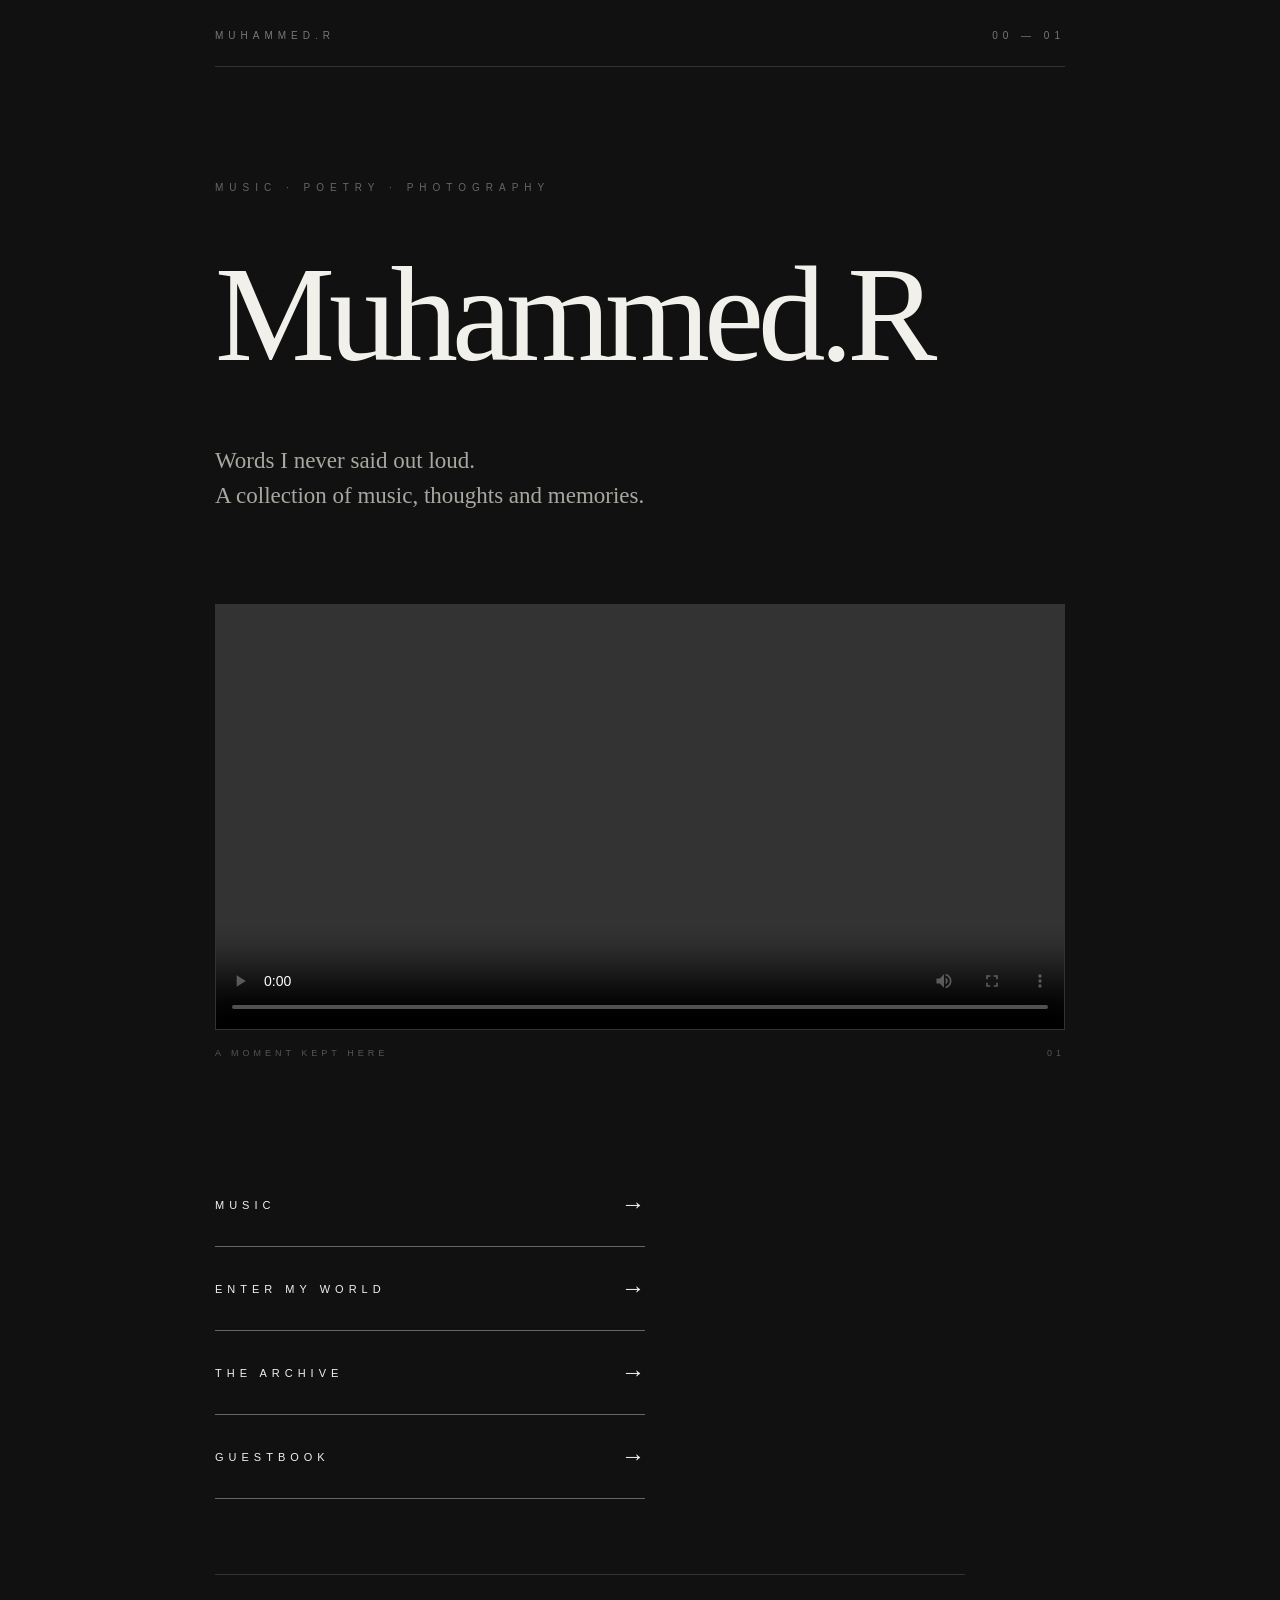
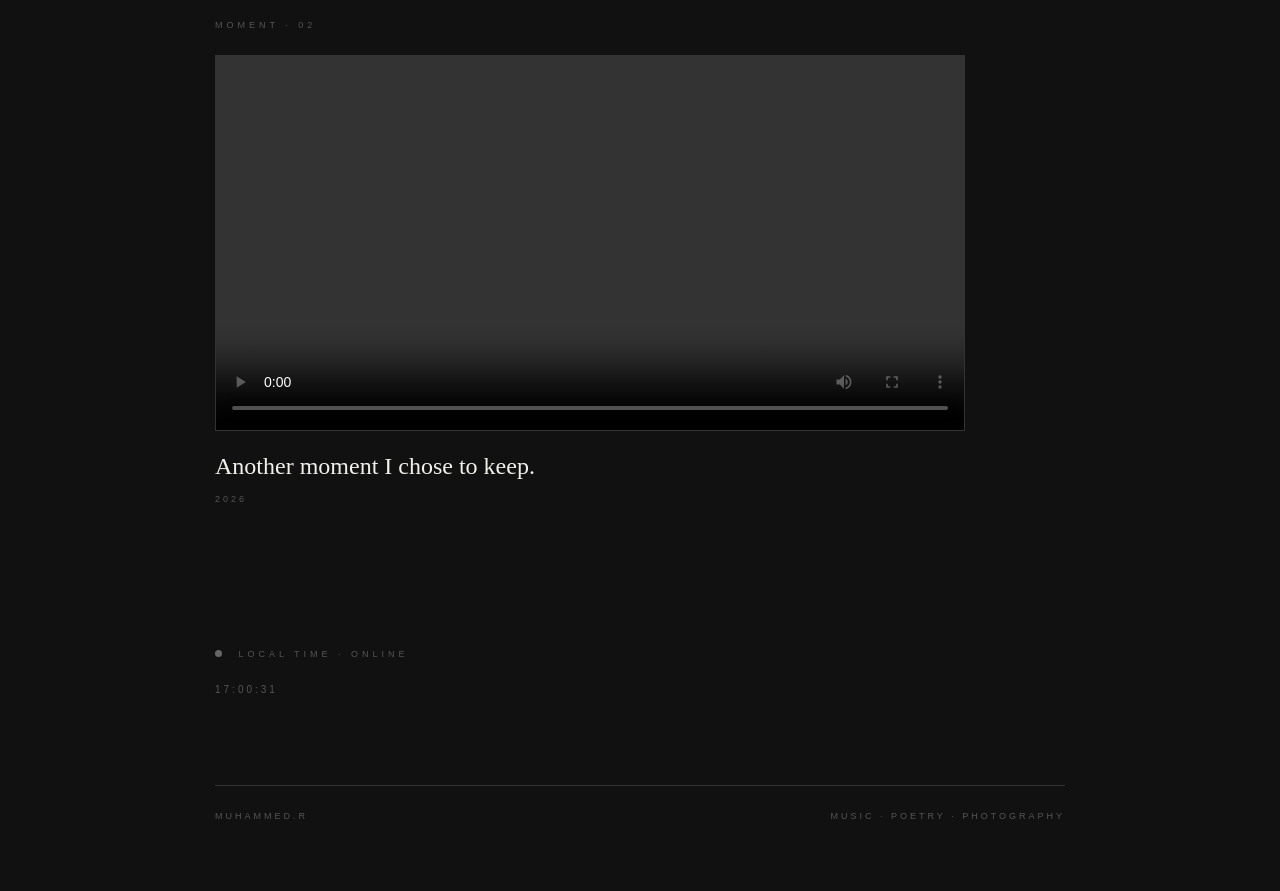
<file: index.html>
<!DOCTYPE html>
<html lang="en">

<head>

<meta charset="UTF-8">

<meta name="viewport"
content="width=device-width, initial-scale=1.0">

<title>Muhammed.R</title>

<style>

* {
    box-sizing: border-box;
}

html {
    scroll-behavior: smooth;
}

body {
    margin: 0;
    background: #111111;
    color: #f2f0eb;
    font-family: Georgia, "Times New Roman", serif;
    transition: opacity 0.35s ease;
}

.page {
    min-height: 100vh;
    padding: 30px 25px 70px;
}


/* HEADER */

header {
    max-width: 850px;
    width: 100%;
    margin: 0 auto;

    padding-bottom: 25px;

    border-bottom: 1px solid #333333;

    display: flex;
    justify-content: space-between;
    align-items: center;

    font-family: Arial, sans-serif;
    font-size: 10px;
    letter-spacing: 5px;

    color: #777777;
}

.logo {
    color: #777777;
}


/* MAIN */

main {
    max-width: 850px;
    width: 100%;
    margin: 0 auto;

    padding-top: 115px;
}


/* LABEL */

.label {
    font-family: Arial, sans-serif;

    font-size: 10px;

    letter-spacing: 6px;

    color: #666666;

    margin-bottom: 65px;
}


/* TITLE */

h1 {
    margin: 0;

    font-size: clamp(65px, 15vw, 135px);

    line-height: 0.85;

    font-weight: normal;

    letter-spacing: -6px;

    color: #f2f0eb;
}


/* INTRO */

.intro {
    max-width: 650px;

    margin-top: 70px;

    font-size: 23px;

    line-height: 1.55;

    color: #aaa7a1;
}


/* FIRST VIDEO */

.video-section {
    margin-top: 90px;

    width: 100%;
}

.video-frame {
    position: relative;

    width: 100%;

    overflow: hidden;

    background: #080808;

    border: 1px solid #333333;
}

.video-frame video {
    display: block;

    width: 100%;

    height: auto;

    max-height: 500px;

    object-fit: cover;
}


/* FIRST VIDEO TEXT */

.video-caption {
    margin-top: 18px;

    display: flex;

    justify-content: space-between;

    align-items: center;

    font-family: Arial, sans-serif;

    font-size: 9px;

    letter-spacing: 4px;

    color: #555555;
}


/* MENU */

.menu {
    margin-top: 105px;

    width: 100%;
    max-width: 430px;
}


/* MENU LINK */

.menu-link {
    display: flex;

    justify-content: space-between;

    align-items: center;

    width: 100%;

    padding: 28px 0;

    border-bottom: 1px solid #666666;

    color: #f2f0eb;

    text-decoration: none;

    font-family: Arial, sans-serif;

    font-size: 11px;

    letter-spacing: 5px;

    transition:
        padding-left 0.3s ease,
        color 0.3s ease;
}

.menu-link:hover {
    padding-left: 12px;

    color: #ffffff;
}

.menu-arrow {
    font-family: Georgia, serif;

    font-size: 24px;

    letter-spacing: 0;

    transition:
        transform 0.3s ease;
}

.menu-link:hover .menu-arrow {
    transform:
        translateX(8px);
}


/* SECOND VIDEO */

.extra-video {
    width: 100%;

    max-width: 750px;

    margin-top: 75px;

    padding-top: 45px;

    border-top: 1px solid #333333;
}

.extra-video-label {
    font-family: Arial, sans-serif;

    font-size: 9px;

    letter-spacing: 4px;

    color: #555555;

    margin-bottom: 25px;
}

.extra-video-frame {
    width: 100%;

    overflow: hidden;

    background: #080808;

    border: 1px solid #333333;
}

.extra-video-frame video {
    display: block;

    width: 100%;

    height: auto;

    background: #080808;
}

.extra-video-caption {
    margin-top: 20px;

    font-size: 24px;

    line-height: 1.3;

    color: #f2f0eb;
}

.extra-video-date {
    margin-top: 12px;

    font-family: Arial, sans-serif;

    font-size: 9px;

    letter-spacing: 3px;

    color: #555555;
}


/* STATUS */

.status {
    margin-top: 145px;

    font-family: Arial, sans-serif;

    font-size: 9px;

    letter-spacing: 4px;

    color: #555555;
}

.status-dot {
    display: inline-block;

    width: 7px;
    height: 7px;

    margin-right: 10px;

    border-radius: 50%;

    background: #666666;
}


/* CLOCK */

.clock {
    margin-top: 25px;

    font-family: Arial, sans-serif;

    font-size: 10px;

    letter-spacing: 3px;

    color: #555555;
}


/* FOOTER */

footer {
    max-width: 850px;

    width: 100%;

    margin: 90px auto 0;

    padding-top: 25px;

    border-top: 1px solid #333333;

    display: flex;

    justify-content: space-between;

    font-family: Arial, sans-serif;

    font-size: 9px;

    letter-spacing: 3px;

    color: #555555;
}


/* MOBILE */

@media (max-width: 600px) {

    .page {
        padding:
            30px 25px 55px;
    }

    main {
        padding-top: 95px;
    }

    .label {
        margin-bottom: 55px;
    }

    h1 {
        font-size: 74px;

        letter-spacing: -4px;
    }

    .intro {
        margin-top: 55px;

        font-size: 21px;
    }

    .video-section {
        margin-top: 65px;
    }

    .video-caption {
        font-size: 8px;

        letter-spacing: 3px;
    }

    .menu {
        margin-top: 80px;
    }

    .extra-video {
        margin-top: 60px;

        padding-top: 35px;
    }

    .extra-video-caption {
        font-size: 21px;
    }

    .status {
        margin-top: 110px;
    }

    footer {
        flex-direction: column;

        gap: 15px;
    }

}

</style>

</head>


<body>


<div class="page">


<header>

<div class="logo">
MUHAMMED.R
</div>

<div>
00 — 01
</div>

</header>


<main>


<div class="label">
MUSIC · POETRY · PHOTOGRAPHY
</div>


<h1>
Muhammed.R
</h1>


<div class="intro">

Words I never said out loud.<br>

A collection of music, thoughts and memories.

</div>


<!-- FIRST VIDEO -->

<div class="video-section">

    <div class="video-frame">

        <video
            controls
            playsinline
            preload="metadata">

            <source
                src="6569202398630419723.mp4"
                type="video/mp4">

            Your browser does not support
            the video tag.

        </video>

    </div>

    <div class="video-caption">

        <span>
        A MOMENT KEPT HERE
        </span>

        <span>
        01
        </span>

    </div>

</div>


<div class="menu">


<!-- MUSIC -->

<a
href="music.html"
class="menu-link"
>

<span>
MUSIC
</span>

<span class="menu-arrow">
→
</span>

</a>


<!-- ENTER MY WORLD -->

<a
href="moments.html"
class="menu-link"
>

<span>
ENTER MY WORLD
</span>

<span class="menu-arrow">
→
</span>

</a>


<!-- THE ARCHIVE -->

<a
href="archive.html"
class="menu-link"
>

<span>
THE ARCHIVE
</span>

<span class="menu-arrow">
→
</span>

</a>


<!-- GUESTBOOK -->

<a
href="guestbook.html"
class="menu-link"
>

<span>
GUESTBOOK
</span>

<span class="menu-arrow">
→
</span>

</a>


</div>


<!-- SECOND VIDEO -->

<div class="extra-video">

    <div class="extra-video-label">
        MOMENT · 02
    </div>

    <div class="extra-video-frame">

        <video
            controls
            playsinline
            preload="metadata">

            <source
                src="496780588554786703.mp4"
                type="video/mp4">

            Your browser does not support
            the video tag.

        </video>

    </div>

    <div class="extra-video-caption">
        Another moment I chose to keep.
    </div>

    <div class="extra-video-date">
        2026
    </div>

</div>


<div class="status">

<span class="status-dot"></span>

LOCAL TIME · ONLINE

</div>


<div
class="clock"
id="clock"
>
00:00:00
</div>


</main>


<footer>

<div>
MUHAMMED.R
</div>

<div>
MUSIC · POETRY · PHOTOGRAPHY
</div>

</footer>


</div>


<script>

/* LOCAL TIME */

function updateClock() {

    const now = new Date();

    const hours =
        String(
            now.getHours()
        ).padStart(2, "0");

    const minutes =
        String(
            now.getMinutes()
        ).padStart(2, "0");

    const seconds =
        String(
            now.getSeconds()
        ).padStart(2, "0");

    document.getElementById(
        "clock"
    ).textContent =
        hours +
        ":" +
        minutes +
        ":" +
        seconds;

}

updateClock();

setInterval(
    updateClock,
    1000
);


/* PAGE TRANSITION */

const links =
    document.querySelectorAll(
        "a"
    );

links.forEach(
    function(link) {

        link.addEventListener(
            "click",
            function(event) {

                const href =
                    link.getAttribute(
                        "href"
                    );

                if (
                    !href ||
                    href.startsWith("#") ||
                    href.startsWith("http")
                ) {
                    return;
                }

                event.preventDefault();

                document.body.style.opacity =
                    "0";

                document.body.style.transition =
                    "opacity 0.35s ease";

                setTimeout(
                    function() {

                        window.location.href =
                            href;

                    },
                    350
                );

            }
        );

    }
);

</script>


</body>

</html>
</file>
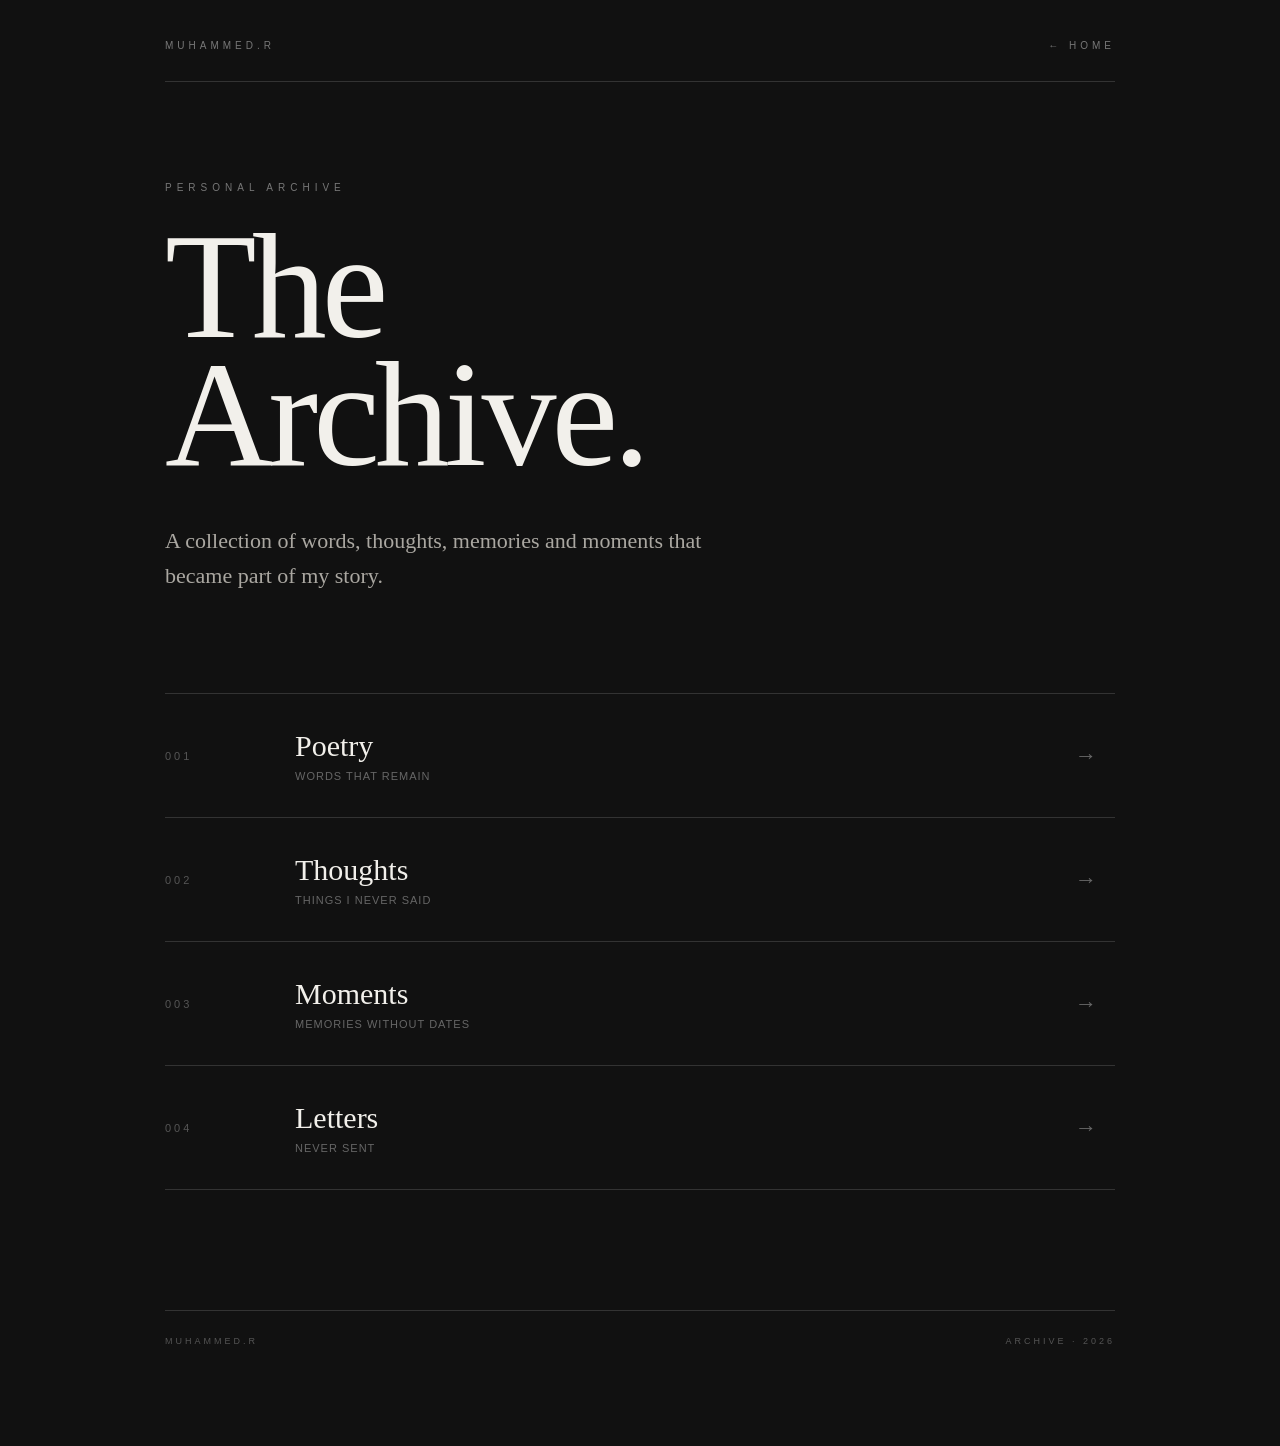
<file: archive.html>
<!DOCTYPE html>
<html lang="en">

<head>

<meta charset="UTF-8">

<meta name="viewport"
      content="width=device-width, initial-scale=1.0">

<title>Muhammed.R — The Archive</title>

<style>

* {
    box-sizing: border-box;
}

body {
    margin: 0;
    background: #111111;
    color: #f2f0eb;
    font-family: Arial, sans-serif;
}

.page {
    max-width: 1000px;
    margin: 0 auto;
    padding: 40px 25px 100px;
}

header {
    display: flex;
    justify-content: space-between;
    align-items: center;

    padding-bottom: 30px;

    border-bottom: 1px solid #333333;

    font-size: 10px;
    letter-spacing: 4px;

    color: #777777;
}

.back {
    color: #777777;
    text-decoration: none;

    transition: color 0.3s ease;
}

.back:hover {
    color: #ffffff;
}

main {
    padding-top: 100px;
}

.label {
    font-size: 10px;
    letter-spacing: 5px;
    color: #777777;
    margin-bottom: 30px;
}

h1 {
    font-family:
        Georgia,
        "Times New Roman",
        serif;

    font-size:
        clamp(70px, 13vw, 150px);

    font-weight: normal;

    line-height: 0.85;

    margin: 0;

    letter-spacing: -5px;
}

.intro {
    max-width: 600px;

    margin-top: 45px;

    font-family:
        Georgia,
        "Times New Roman",
        serif;

    font-size: 22px;

    line-height: 1.6;

    color: #aaa7a1;
}

.archive {
    margin-top: 100px;

    border-top: 1px solid #333333;
}

.item {
    display: grid;

    grid-template-columns:
        100px 1fr 40px;

    align-items: center;

    gap: 30px;

    padding: 35px 0;

    border-bottom: 1px solid #333333;

    text-decoration: none;

    color: #f2f0eb;

    transition:
        padding-left 0.4s ease,
        color 0.4s ease;
}

.item:hover {
    padding-left: 15px;

    color: #aaa7a1;
}

.number {
    font-size: 11px;

    letter-spacing: 3px;

    color: #555555;
}

.title {
    font-family:
        Georgia,
        "Times New Roman",
        serif;

    font-size: 30px;

    margin-bottom: 7px;
}

.description {
    font-size: 11px;

    letter-spacing: 1px;

    color: #666666;
}

.arrow {
    font-size: 22px;

    color: #666666;

    transition:
        transform 0.4s ease;
}

.item:hover .arrow {
    transform:
        translateX(8px);
}

footer {
    margin-top: 120px;

    padding-top: 25px;

    border-top: 1px solid #333333;

    display: flex;

    justify-content:
        space-between;

    font-size: 9px;

    letter-spacing: 3px;

    color: #555555;
}

@media (max-width: 600px) {

    main {
        padding-top: 70px;
    }

    .item {
        grid-template-columns:
            55px 1fr 25px;

        gap: 15px;
    }

    .title {
        font-size: 23px;
    }

    .intro {
        font-size: 19px;
    }

    footer {
        flex-direction: column;

        gap: 15px;
    }

}

</style>

</head>


<body>

<div class="page">


<header>

<div>
MUHAMMED.R
</div>

<a
    href="index.html"
    class="back"
>
    ← HOME
</a>

</header>


<main>


<div class="label">
PERSONAL ARCHIVE
</div>


<h1>
The<br>
Archive.
</h1>


<div class="intro">

A collection of words,
thoughts, memories and
moments that became part
of my story.

</div>


<div class="archive">


<!-- 001 — POETRY -->

<a
    href="poetry.html"
    class="item"
>

<div class="number">
001
</div>

<div>

<div class="title">
Poetry
</div>

<div class="description">
WORDS THAT REMAIN
</div>

</div>

<div class="arrow">
→
</div>

</a>


<!-- 002 — THOUGHTS -->

<a
    href="thoughts.html"
    class="item"
>

<div class="number">
002
</div>

<div>

<div class="title">
Thoughts
</div>

<div class="description">
THINGS I NEVER SAID
</div>

</div>

<div class="arrow">
→
</div>

</a>


<!-- 003 — MOMENTS -->

<a
    href="moments.html"
    class="item"
>

<div class="number">
003
</div>

<div>

<div class="title">
Moments
</div>

<div class="description">
MEMORIES WITHOUT DATES
</div>

</div>

<div class="arrow">
→
</div>

</a>


<!-- 004 — LETTERS -->

<a
    href="letters.html"
    class="item"
>

<div class="number">
004
</div>

<div>

<div class="title">
Letters
</div>

<div class="description">
NEVER SENT
</div>

</div>

<div class="arrow">
→
</div>

</a>


</div>


</main>


<footer>

<div>
MUHAMMED.R
</div>

<div>
ARCHIVE · 2026
</div>

</footer>


</div>

</body>

</html>
</file>
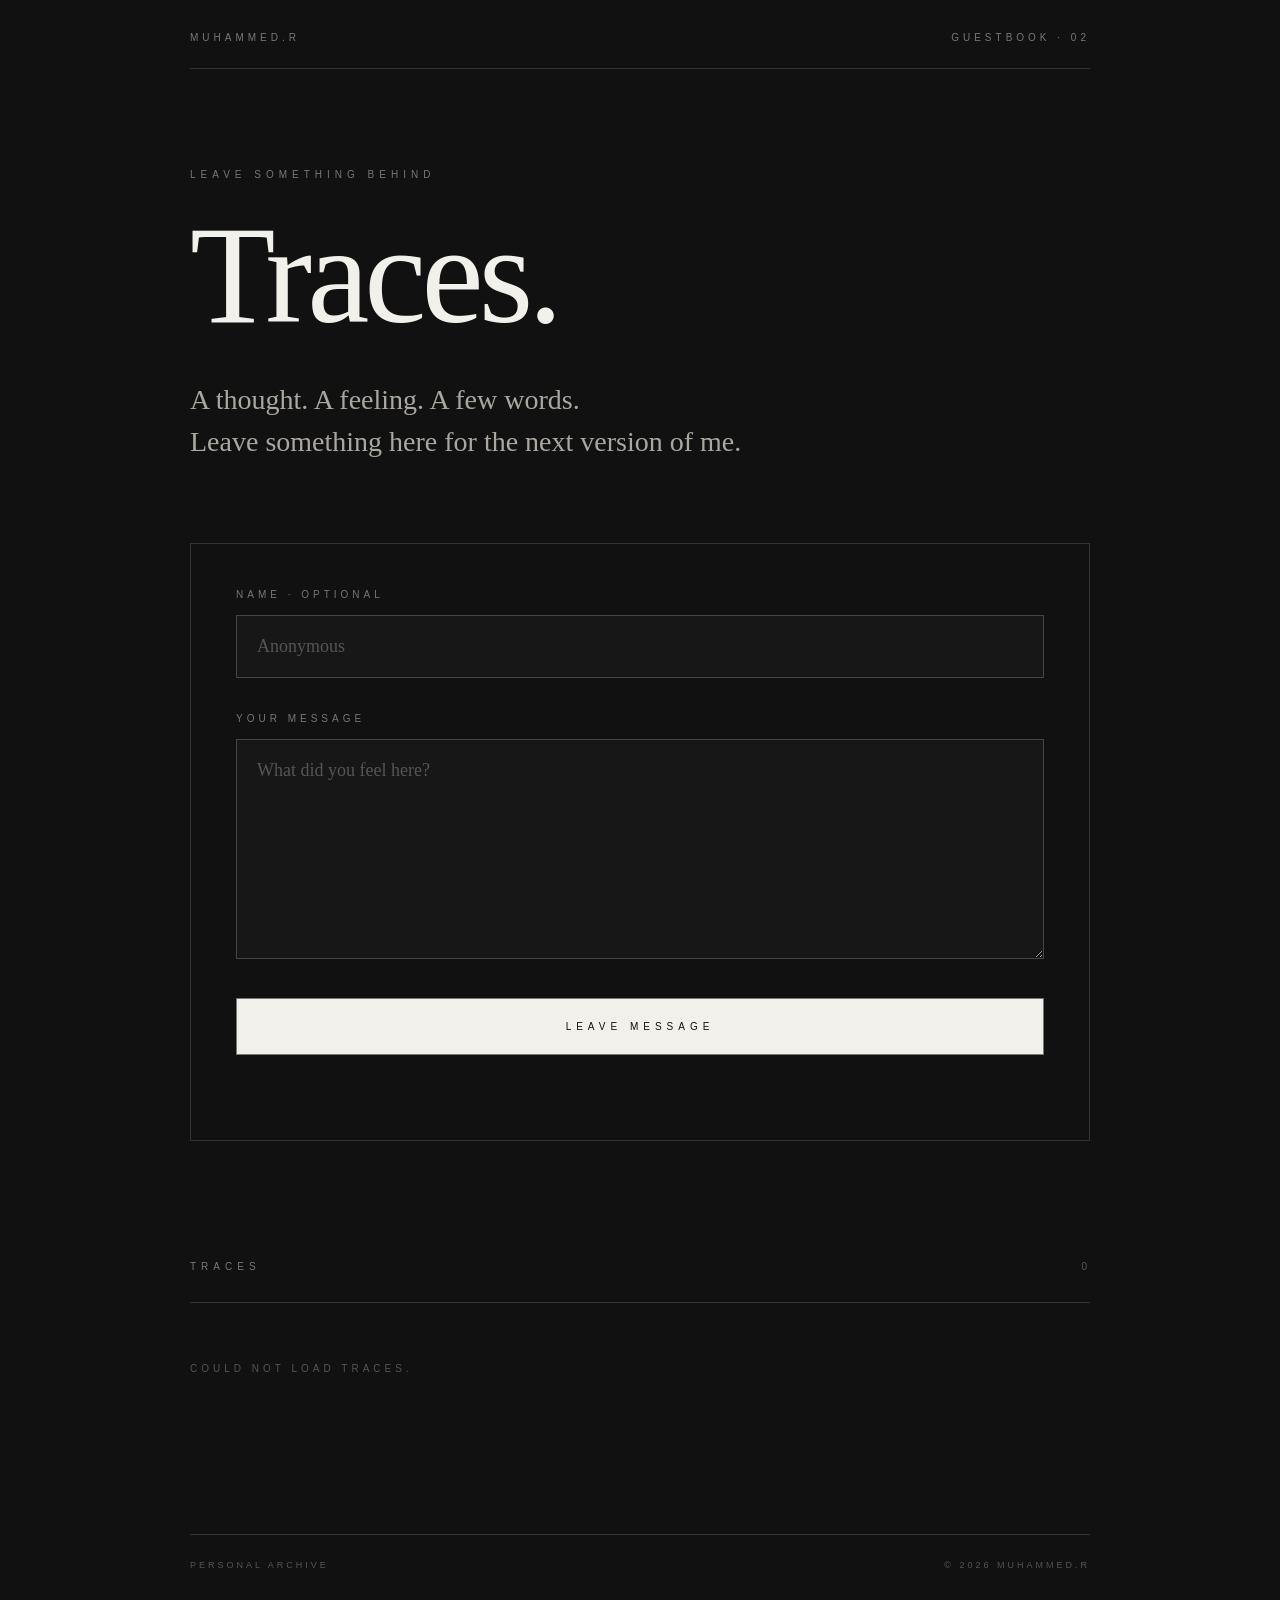
<file: guestbook.html>
<!DOCTYPE html>
<html lang="en">

<head>

<meta charset="UTF-8">

<meta name="viewport"
content="width=device-width, initial-scale=1.0">

<title>Muhammed.R — Guestbook</title>


<style>

/* =========================================
   BASIC
========================================= */

* {
    box-sizing: border-box;
}

html {
    scroll-behavior: smooth;
}

body {
    margin: 0;

    background: #111111;

    color: #f2f0eb;

    font-family:
        Georgia,
        "Times New Roman",
        serif;
}


/* =========================================
   PAGE
========================================= */

.page {
    min-height: 100vh;

    padding:
        32px 25px;
}


/* =========================================
   HEADER
========================================= */

header {
    max-width: 900px;

    margin: 0 auto;

    display: flex;

    justify-content:
        space-between;

    align-items:
        center;

    padding-bottom:
        25px;

    border-bottom:
        1px solid #333333;

    font-family:
        Arial,
        sans-serif;

    font-size: 10px;

    letter-spacing: 4px;

    color: #777777;
}

header a {
    color: #777777;

    text-decoration: none;

    transition:
        color 0.3s ease;
}

header a:hover {
    color: #f2f0eb;
}


/* =========================================
   MAIN
========================================= */

main {
    max-width: 900px;

    margin: 0 auto;
}


/* =========================================
   INTRO
========================================= */

.intro {
    padding:
        100px 0 80px;
}

.label {
    font-family:
        Arial,
        sans-serif;

    font-size: 10px;

    letter-spacing: 5px;

    color: #777777;

    margin-bottom: 35px;
}

h1 {
    margin: 0;

    font-size:
        clamp(
            60px,
            12vw,
            140px
        );

    font-weight:
        normal;

    line-height:
        0.85;

    letter-spacing:
        -5px;
}

.intro-text {
    max-width: 600px;

    margin-top: 45px;

    font-size:
        clamp(
            20px,
            3vw,
            28px
        );

    line-height: 1.5;

    color: #aaa7a1;
}


/* =========================================
   FORM
========================================= */

.form {
    border:
        1px solid #333333;

    padding: 45px;
}

.field {
    margin-bottom: 35px;
}

label {
    display: block;

    margin-bottom: 15px;

    font-family:
        Arial,
        sans-serif;

    font-size: 10px;

    letter-spacing: 4px;

    color: #777777;
}

input,
textarea {
    width: 100%;

    border:
        1px solid #444444;

    background: #171717;

    color: #f2f0eb;

    padding: 20px;

    font-family:
        Georgia,
        "Times New Roman",
        serif;

    font-size: 18px;

    outline: none;

    transition:
        border-color 0.3s ease,
        background 0.3s ease;
}

input:focus,
textarea:focus {
    border-color: #888888;

    background: #191919;
}

input::placeholder,
textarea::placeholder {
    color: #555555;
}

textarea {
    min-height: 220px;

    resize: vertical;
}


/* =========================================
   BUTTON
========================================= */

button {
    width: 100%;

    padding: 22px;

    border:
        1px solid #777777;

    background: #f2f0eb;

    color: #111111;

    font-family:
        Arial,
        sans-serif;

    font-size: 10px;

    letter-spacing: 5px;

    cursor: pointer;

    transition:
        background 0.3s ease,
        color 0.3s ease,
        opacity 0.3s ease;
}

button:hover {
    background: #111111;

    color: #f2f0eb;
}

button:disabled {
    opacity: 0.5;

    cursor: wait;
}


/* =========================================
   STATUS
========================================= */

#status {
    min-height: 20px;

    margin-top: 20px;

    font-family:
        Arial,
        sans-serif;

    font-size: 10px;

    letter-spacing: 3px;

    color: #777777;

    text-align: center;
}


/* =========================================
   HAPPY STICKER
========================================= */

.happy-sticker {
    position: fixed;

    left: 50%;

    bottom: 35px;

    transform:
        translate(
            -50%,
            40px
        )
        rotate(-8deg);

    font-family:
        Arial,
        sans-serif;

    font-size: 48px;

    font-weight: bold;

    color: #ffd84d;

    opacity: 0;

    pointer-events: none;

    z-index: 9999;

    text-shadow:
        2px 2px 0 #111111;

    transition:
        opacity 0.4s ease,
        transform 0.6s ease;
}

.happy-sticker.show {
    opacity: 1;

    transform:
        translate(
            -50%,
            0
        )
        rotate(5deg);
}


/* =========================================
   TRACES
========================================= */

.traces {
    margin-top: 120px;
}

.traces-header {
    display: flex;

    justify-content:
        space-between;

    align-items:
        center;

    padding-bottom: 30px;

    border-bottom:
        1px solid #333333;
}

.traces-title {
    font-family:
        Arial,
        sans-serif;

    font-size: 10px;

    letter-spacing: 5px;

    color: #777777;
}

#count {
    font-family:
        Arial,
        sans-serif;

    font-size: 10px;

    letter-spacing: 3px;

    color: #555555;
}


/* =========================================
   REVIEW
========================================= */

.review {
    padding: 50px 0;

    border-bottom:
        1px solid #333333;

    animation:
        revealReview 0.7s ease;
}

@keyframes revealReview {

    from {
        opacity: 0;

        transform:
            translateY(20px);
    }

    to {
        opacity: 1;

        transform:
            translateY(0);
    }

}

.review-top {
    display: flex;

    justify-content:
        space-between;

    gap: 20px;
}

.review-name {
    font-size: 20px;

    color: #aaa7a1;
}

.review-date {
    font-family:
        Arial,
        sans-serif;

    font-size: 9px;

    letter-spacing: 2px;

    color: #555555;

    white-space:
        nowrap;
}

.review-message {
    max-width: 700px;

    margin-top: 35px;

    font-size: 26px;

    line-height: 1.5;

    color: #aaa7a1;

    white-space:
        pre-wrap;

    word-break:
        break-word;
}


/* =========================================
   EMPTY / LOADING
========================================= */

.empty,
.loading {
    padding: 60px 0;

    font-family:
        Arial,
        sans-serif;

    font-size: 10px;

    letter-spacing: 4px;

    color: #555555;
}


/* =========================================
   FOOTER
========================================= */

footer {
    max-width: 900px;

    margin:
        100px auto 0;

    padding-top: 25px;

    border-top:
        1px solid #333333;

    display: flex;

    justify-content:
        space-between;

    font-family:
        Arial,
        sans-serif;

    font-size: 9px;

    letter-spacing: 3px;

    color: #555555;
}


/* =========================================
   MOBILE
========================================= */

@media (max-width: 600px) {

    .page {
        padding:
            30px 25px;
    }

    .intro {
        padding:
            75px 0 60px;
    }

    h1 {
        letter-spacing:
            -3px;
    }

    .form {
        padding: 25px;
    }

    .review-top {
        flex-direction:
            column;

        gap: 12px;
    }

    .review-message {
        font-size: 21px;
    }

    footer {
        flex-direction:
            column;

        gap: 15px;
    }

    .happy-sticker {
        font-size: 38px;

        bottom: 25px;
    }

}

</style>

</head>


<body>


<!-- =========================================
     HAPPY STICKER
========================================= -->

<div
    id="happySticker"
    class="happy-sticker"
>
    :)
</div>


<div class="page">


<!-- =========================================
     HEADER
========================================= -->

<header>

<a href="index.html">
MUHAMMED.R
</a>

<div>
GUESTBOOK · 02
</div>

</header>


<main>


<!-- =========================================
     INTRO
========================================= -->

<section class="intro">

<div class="label">
LEAVE SOMETHING BEHIND
</div>

<h1>
Traces.
</h1>

<div class="intro-text">

A thought.
A feeling.
A few words.

<br>

Leave something here
for the next version of me.

</div>

</section>


<!-- =========================================
     FORM
========================================= -->

<section class="form">


<div class="field">

<label>
NAME · OPTIONAL
</label>

<input
    type="text"
    id="name"
    placeholder="Anonymous"
    maxlength="40"
    autocomplete="off"
>

</div>


<div class="field">

<label>
YOUR MESSAGE
</label>

<textarea
    id="message"
    placeholder="What did you feel here?"
    maxlength="300"
></textarea>

</div>


<button
    id="submitButton"
    onclick="sendMessage()"
>
LEAVE MESSAGE
</button>


<div id="status"></div>


</section>


<!-- =========================================
     TRACES
========================================= -->

<section class="traces">


<div class="traces-header">

<div class="traces-title">
TRACES
</div>

<div id="count">
0
</div>

</div>


<div id="reviews">

<div class="loading">
LOADING...
</div>

</div>


</section>


</main>


<!-- =========================================
     FOOTER
========================================= -->

<footer>

<div>
PERSONAL ARCHIVE
</div>

<div>
© 2026 MUHAMMED.R
</div>

</footer>


</div>


<script>


/* =========================================
   SUPABASE CONFIG
========================================= */

const SUPABASE_URL =
    "https://dixbzkpjugntycfnfwze.supabase.co";

const SUPABASE_KEY =
    "sb_publishable_w5dES3PoPGIG9iGatAJDnw_A0vJu_wb";


/* =========================================
   LOAD REVIEWS
========================================= */

async function loadReviews() {

    const reviewsBox =
        document.getElementById(
            "reviews"
        );

    const count =
        document.getElementById(
            "count"
        );


    try {

        const response =
            await fetch(

                SUPABASE_URL +
                "/rest/v1/reviews" +
                "?select=id,name,message,created_at" +
                "&order=created_at.desc",

                {
                    method: "GET",

                    headers: {

                        "apikey":
                            SUPABASE_KEY,

                        "Authorization":
                            "Bearer " +
                            SUPABASE_KEY

                    }
                }

            );


        if (!response.ok) {

            throw new Error(
                "Unable to load reviews."
            );

        }


        const reviews =
            await response.json();


        count.textContent =
            reviews.length;


        if (
            reviews.length === 0
        ) {

            reviewsBox.innerHTML =

                `
                <div class="empty">
                    NO TRACES YET.
                </div>
                `;

            return;
        }


        reviewsBox.innerHTML =
            "";


        reviews.forEach(
            function(review) {


                const article =
                    document.createElement(
                        "article"
                    );

                article.className =
                    "review";


                const top =
                    document.createElement(
                        "div"
                    );

                top.className =
                    "review-top";


                const name =
                    document.createElement(
                        "div"
                    );

                name.className =
                    "review-name";

                name.textContent =
                    review.name ||
                    "Anonymous";


                const date =
                    document.createElement(
                        "div"
                    );

                date.className =
                    "review-date";


                if (
                    review.created_at
                ) {

                    const dateObject =
                        new Date(
                            review.created_at
                        );


                    date.textContent =
                        dateObject.toLocaleDateString(
                            "en-US",
                            {
                                month:
                                    "short",

                                day:
                                    "2-digit",

                                year:
                                    "numeric"
                            }
                        );

                }


                const message =
                    document.createElement(
                        "div"
                    );

                message.className =
                    "review-message";

                message.textContent =
                    review.message ||
                    "";


                top.appendChild(
                    name
                );

                top.appendChild(
                    date
                );


                article.appendChild(
                    top
                );

                article.appendChild(
                    message
                );


                reviewsBox.appendChild(
                    article
                );

            }
        );


    }

    catch (error) {

        console.error(
            error
        );


        reviewsBox.innerHTML =

            `
            <div class="empty">
                COULD NOT LOAD TRACES.
            </div>
            `;

    }

}


/* =========================================
   SEND MESSAGE
========================================= */

async function sendMessage() {


    const nameInput =
        document.getElementById(
            "name"
        );


    const messageInput =
        document.getElementById(
            "message"
        );


    const status =
        document.getElementById(
            "status"
        );


    const button =
        document.getElementById(
            "submitButton"
        );


    const sticker =
        document.getElementById(
            "happySticker"
        );


    const name =
        nameInput.value.trim() ||
        "Anonymous";


    const message =
        messageInput.value.trim();


    /* EMPTY MESSAGE */

    if (!message) {

        status.textContent =
            "WRITE SOMETHING FIRST.";

        messageInput.focus();

        return;
    }


    /* START */

    button.disabled =
        true;

    button.textContent =
        "SENDING...";

    status.textContent =
        "";


    try {


        const response =
            await fetch(

                SUPABASE_URL +
                "/rest/v1/reviews",

                {

                    method:
                        "POST",

                    headers: {

                        "apikey":
                            SUPABASE_KEY,

                        "Authorization":
                            "Bearer " +
                            SUPABASE_KEY,

                        "Content-Type":
                            "application/json",

                        "Prefer":
                            "return=minimal"

                    },


                    body:
                        JSON.stringify({

                            name:
                                name,

                            message:
                                message

                        })

                }

            );


        if (!response.ok) {

            const error =
                await response.text();


            console.error(
                error
            );


            throw new Error(
                "Message not saved."
            );

        }


        /* SUCCESS */

        status.textContent =
            "MESSAGE RECEIVED.";


        nameInput.value =
            "";

        messageInput.value =
            "";


        /* HAPPY :) */

        sticker.classList.add(
            "show"
        );


        setTimeout(
            function() {

                sticker.classList.remove(
                    "show"
                );

            },
            3000
        );


        /* UPDATE REVIEWS */

        await loadReviews();


    }


    catch (error) {

        console.error(
            error
        );


        status.textContent =
            "SOMETHING WENT WRONG.";

    }


    button.disabled =
        false;

    button.textContent =
        "LEAVE MESSAGE";

}


/* =========================================
   START
========================================= */

loadReviews();

</script>


</body>

</html>
</file>
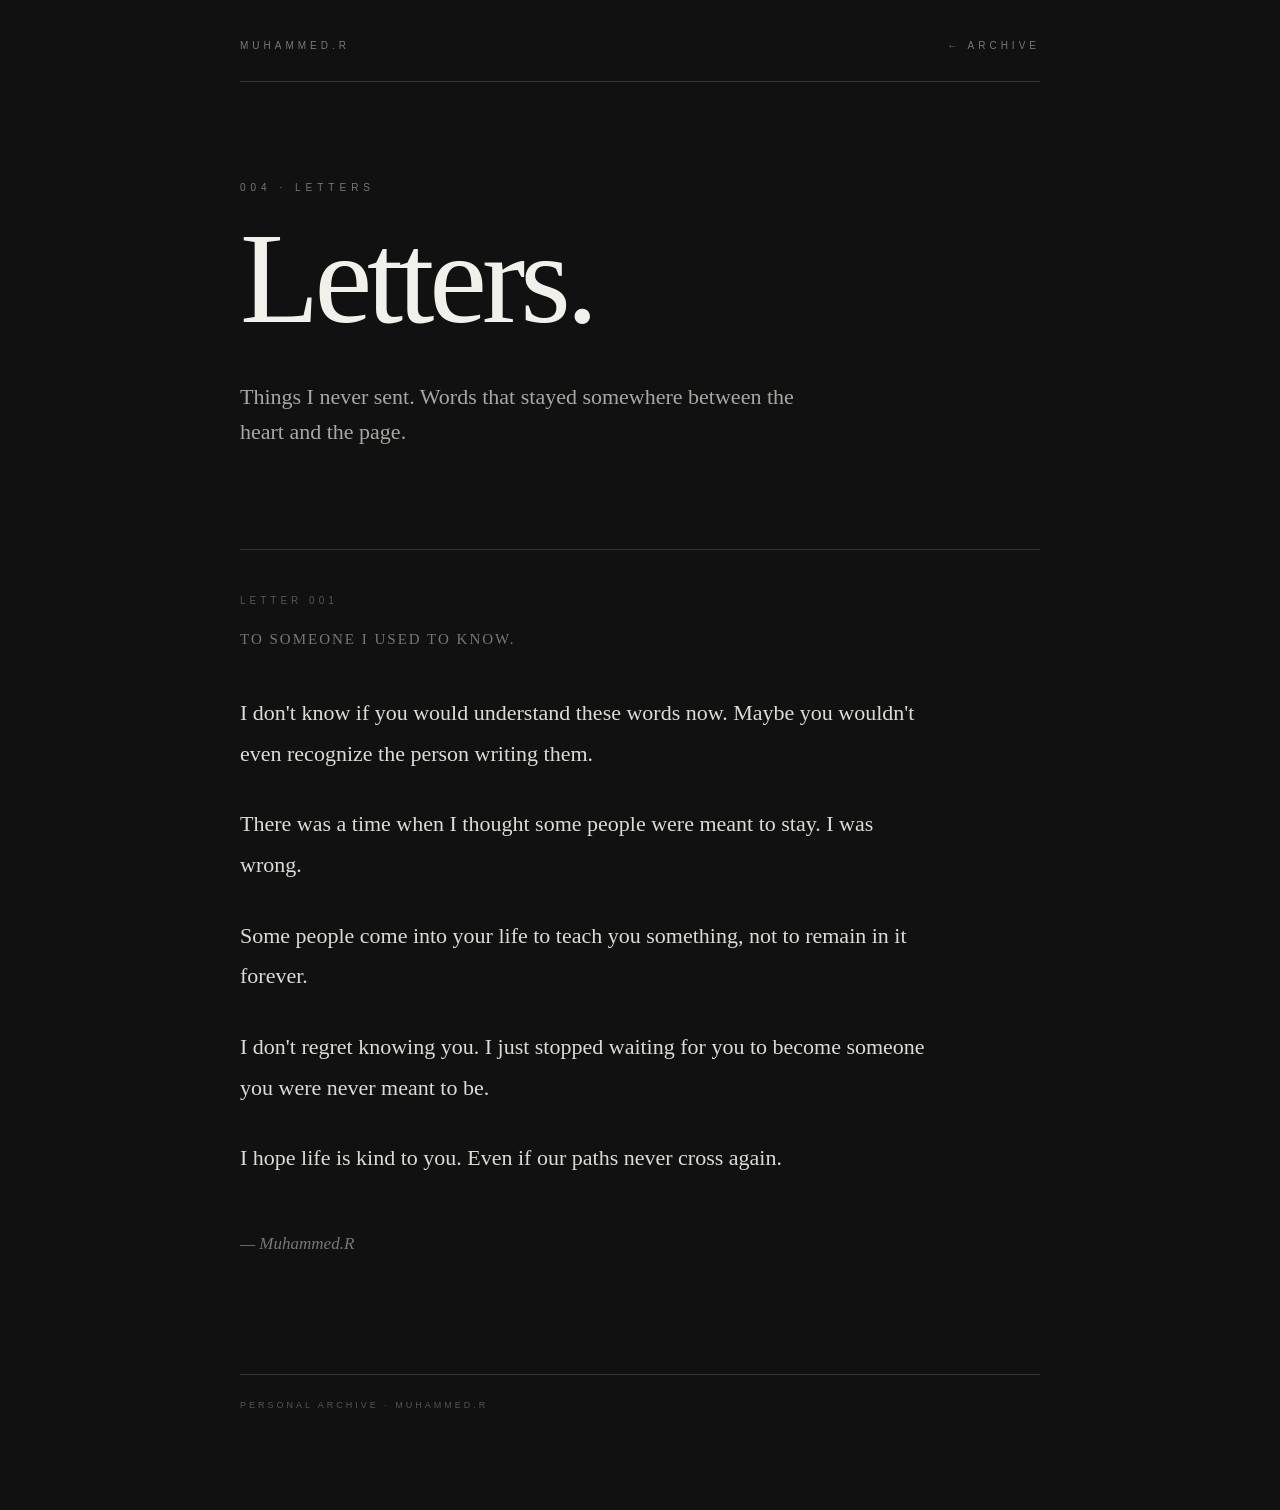
<file: letters.html>
<!DOCTYPE html>
<html lang="en">

<head>

<meta charset="UTF-8">

<meta name="viewport"
      content="width=device-width, initial-scale=1.0">

<title>Muhammed.R — Letters</title>

<style>

* {
    box-sizing: border-box;
}

body {
    margin: 0;
    background: #111111;
    color: #f2f0eb;
    font-family: Georgia, "Times New Roman", serif;
}

.page {
    max-width: 850px;
    margin: 0 auto;
    padding: 40px 25px 100px;
}

header {
    display: flex;
    justify-content: space-between;
    align-items: center;

    padding-bottom: 30px;

    border-bottom: 1px solid #333333;

    font-family: Arial, sans-serif;
    font-size: 10px;
    letter-spacing: 4px;

    color: #777777;
}

.back {
    color: #777777;
    text-decoration: none;

    transition: color 0.3s ease;
}

.back:hover {
    color: #ffffff;
}

main {
    padding-top: 100px;
}

.label {
    font-family: Arial, sans-serif;

    font-size: 10px;
    letter-spacing: 5px;

    color: #777777;

    margin-bottom: 30px;
}

h1 {
    font-size: clamp(65px, 13vw, 130px);

    font-weight: normal;

    line-height: 0.85;

    margin: 0;

    letter-spacing: -5px;
}

.intro {
    max-width: 600px;

    margin-top: 45px;

    font-size: 22px;

    line-height: 1.6;

    color: #aaa7a1;
}

.letter {
    margin-top: 100px;

    padding-top: 45px;

    border-top: 1px solid #333333;
}

.number {
    font-family: Arial, sans-serif;

    font-size: 10px;

    letter-spacing: 4px;

    color: #555555;

    margin-bottom: 25px;
}

.recipient {
    font-size: 15px;

    letter-spacing: 2px;

    color: #777777;

    margin-bottom: 45px;
}

.letter p {
    max-width: 700px;

    font-size: 22px;

    line-height: 1.85;

    color: #dedbd5;

    margin: 0 0 30px;
}

.signature {
    margin-top: 55px;

    font-size: 17px;

    font-style: italic;

    color: #777777;
}

footer {
    margin-top: 120px;

    padding-top: 25px;

    border-top: 1px solid #333333;

    font-family: Arial, sans-serif;

    font-size: 9px;

    letter-spacing: 3px;

    color: #555555;
}

@media (max-width: 600px) {

    main {
        padding-top: 70px;
    }

    .intro {
        font-size: 19px;
    }

    .letter p {
        font-size: 19px;
        line-height: 1.8;
    }

}

</style>

</head>


<body>

<div class="page">


<header>

<div>
MUHAMMED.R
</div>

<a
    href="archive.html"
    class="back"
>
    ← ARCHIVE
</a>

</header>


<main>


<div class="label">
004 · LETTERS
</div>


<h1>
Letters.
</h1>


<div class="intro">

Things I never sent.
Words that stayed somewhere
between the heart and the page.

</div>


<div class="letter">


<div class="number">
LETTER 001
</div>


<div class="recipient">
TO SOMEONE I USED TO KNOW.
</div>


<p>
I don't know if you would
understand these words now.
Maybe you wouldn't even
recognize the person writing them.
</p>


<p>
There was a time when I thought
some people were meant to stay.
I was wrong.
</p>


<p>
Some people come into your life
to teach you something,
not to remain in it forever.
</p>


<p>
I don't regret knowing you.
I just stopped waiting for you
to become someone you were
never meant to be.
</p>


<p>
I hope life is kind to you.
Even if our paths never
cross again.
</p>


<div class="signature">
— Muhammed.R
</div>


</div>


</main>


<footer>

PERSONAL ARCHIVE · MUHAMMED.R

</footer>


</div>

</body>

</html>
</file>
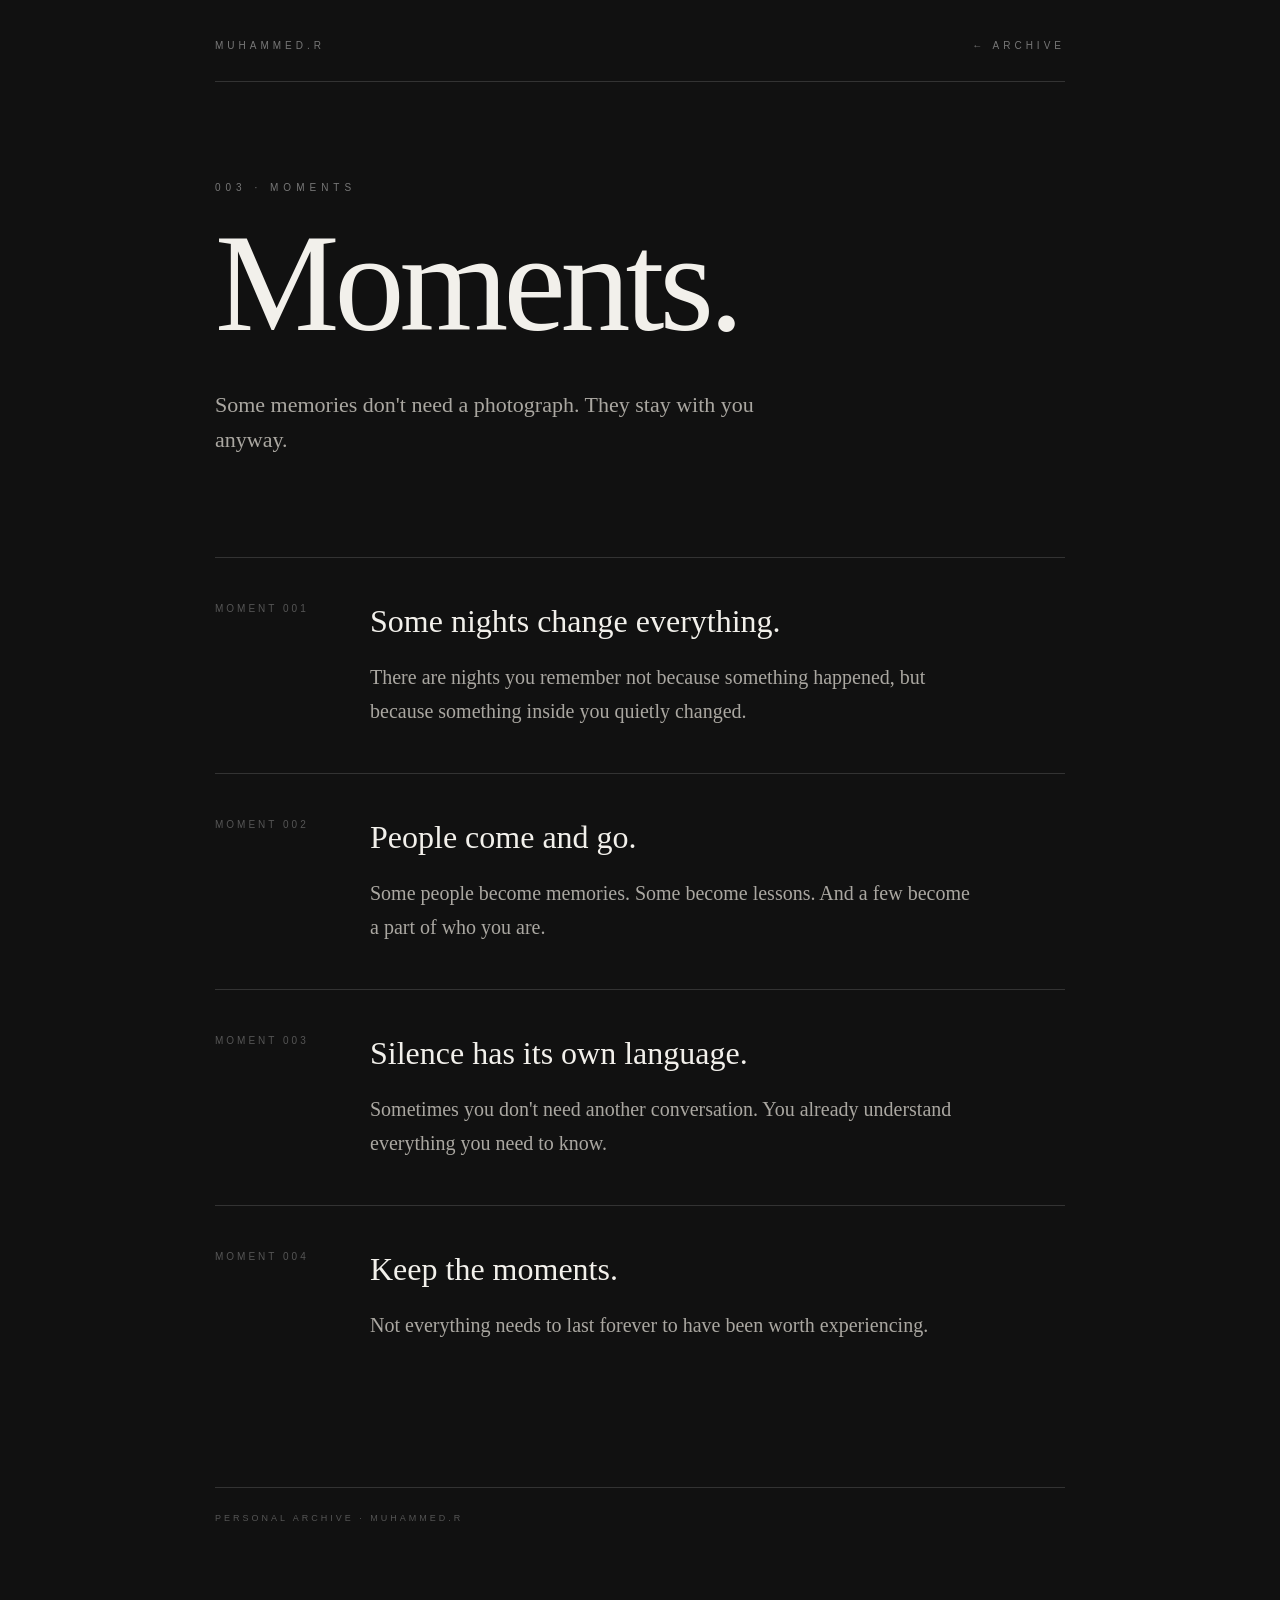
<file: moments.html>
<!DOCTYPE html>
<html lang="en">

<head>

<meta charset="UTF-8">

<meta name="viewport"
      content="width=device-width, initial-scale=1.0">

<title>Muhammed.R — Moments</title>

<style>

* {
    box-sizing: border-box;
}

body {
    margin: 0;
    background: #111111;
    color: #f2f0eb;
    font-family: Georgia, "Times New Roman", serif;
}

.page {
    max-width: 900px;
    margin: 0 auto;
    padding: 40px 25px 100px;
}

header {
    display: flex;
    justify-content: space-between;
    align-items: center;

    padding-bottom: 30px;

    border-bottom: 1px solid #333333;

    font-family: Arial, sans-serif;
    font-size: 10px;
    letter-spacing: 4px;

    color: #777777;
}

.back {
    color: #777777;
    text-decoration: none;

    transition: color 0.3s ease;
}

.back:hover {
    color: #ffffff;
}

main {
    padding-top: 100px;
}

.label {
    font-family: Arial, sans-serif;

    font-size: 10px;
    letter-spacing: 5px;

    color: #777777;

    margin-bottom: 30px;
}

h1 {
    font-size: clamp(70px, 13vw, 140px);

    font-weight: normal;

    line-height: 0.85;

    margin: 0;

    letter-spacing: -5px;
}

.intro {
    max-width: 600px;

    margin-top: 45px;

    font-size: 22px;

    line-height: 1.6;

    color: #aaa7a1;
}

.timeline {
    margin-top: 100px;
}

.moment {
    display: grid;

    grid-template-columns: 120px 1fr;

    gap: 35px;

    padding: 45px 0;

    border-top: 1px solid #333333;
}

.date {
    font-family: Arial, sans-serif;

    font-size: 10px;

    letter-spacing: 3px;

    color: #555555;
}

.moment h2 {
    font-size: 32px;

    font-weight: normal;

    margin: 0 0 20px;
}

.moment p {
    max-width: 600px;

    font-size: 20px;

    line-height: 1.7;

    color: #aaa7a1;

    margin: 0;
}

footer {
    margin-top: 100px;

    padding-top: 25px;

    border-top: 1px solid #333333;

    font-family: Arial, sans-serif;

    font-size: 9px;

    letter-spacing: 3px;

    color: #555555;
}

@media (max-width: 600px) {

    main {
        padding-top: 70px;
    }

    .intro {
        font-size: 19px;
    }

    .moment {
        grid-template-columns: 1fr;

        gap: 18px;

        padding: 40px 0;
    }

    .moment h2 {
        font-size: 27px;
    }

    .moment p {
        font-size: 18px;
    }

}

</style>

</head>


<body>

<div class="page">


<header>

<div>
MUHAMMED.R
</div>

<a
    href="archive.html"
    class="back"
>
    ← ARCHIVE
</a>

</header>


<main>


<div class="label">
003 · MOMENTS
</div>


<h1>
Moments.
</h1>


<div class="intro">

Some memories don't need
a photograph. They stay
with you anyway.

</div>


<div class="timeline">


<div class="moment">

<div class="date">
MOMENT 001
</div>

<div>

<h2>
Some nights
change everything.
</h2>

<p>
There are nights you remember
not because something happened,
but because something inside you
quietly changed.
</p>

</div>

</div>


<div class="moment">

<div class="date">
MOMENT 002
</div>

<div>

<h2>
People come and go.
</h2>

<p>
Some people become memories.
Some become lessons.
And a few become a part of
who you are.
</p>

</div>

</div>


<div class="moment">

<div class="date">
MOMENT 003
</div>

<div>

<h2>
Silence has its own language.
</h2>

<p>
Sometimes you don't need
another conversation.
You already understand
everything you need to know.
</p>

</div>

</div>


<div class="moment">

<div class="date">
MOMENT 004
</div>

<div>

<h2>
Keep the moments.
</h2>

<p>
Not everything needs to last forever
to have been worth experiencing.
</p>

</div>

</div>


</div>


</main>


<footer>

PERSONAL ARCHIVE · MUHAMMED.R

</footer>


</div>

</body>

</html>
</file>
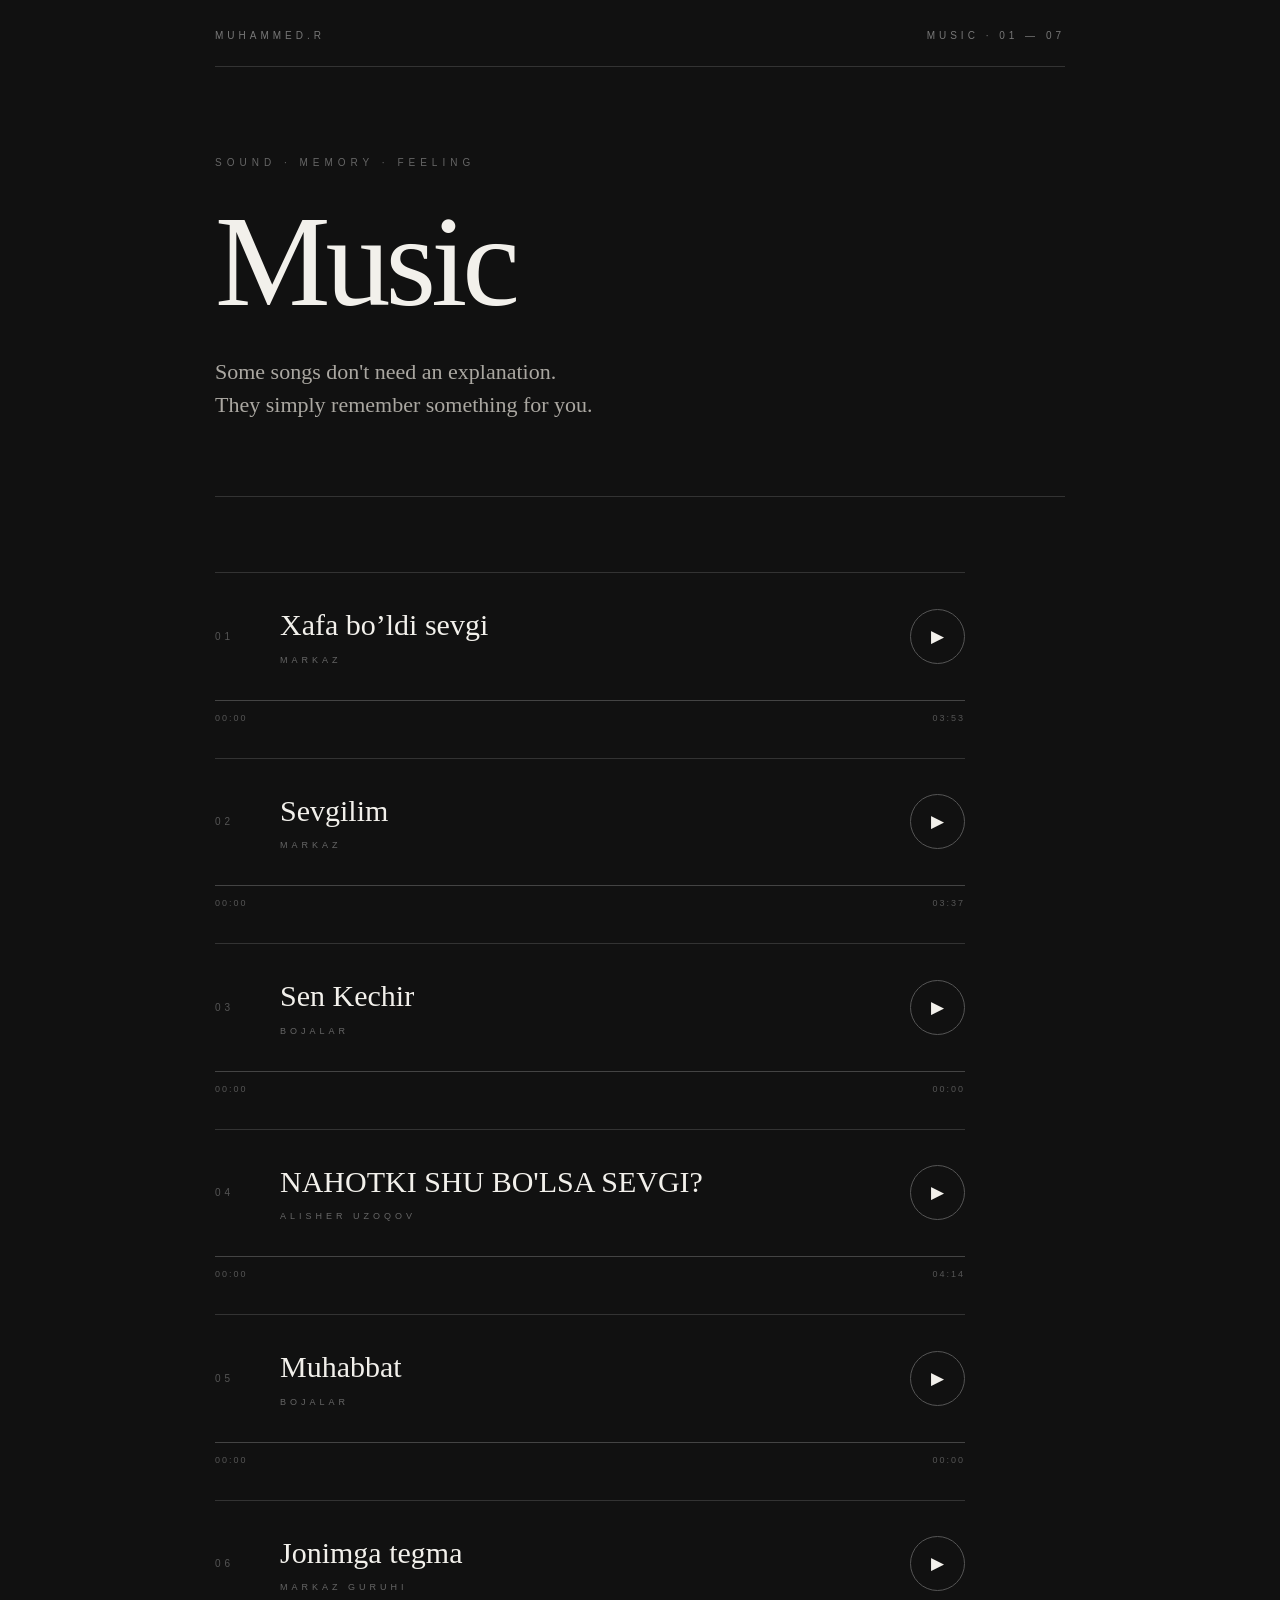
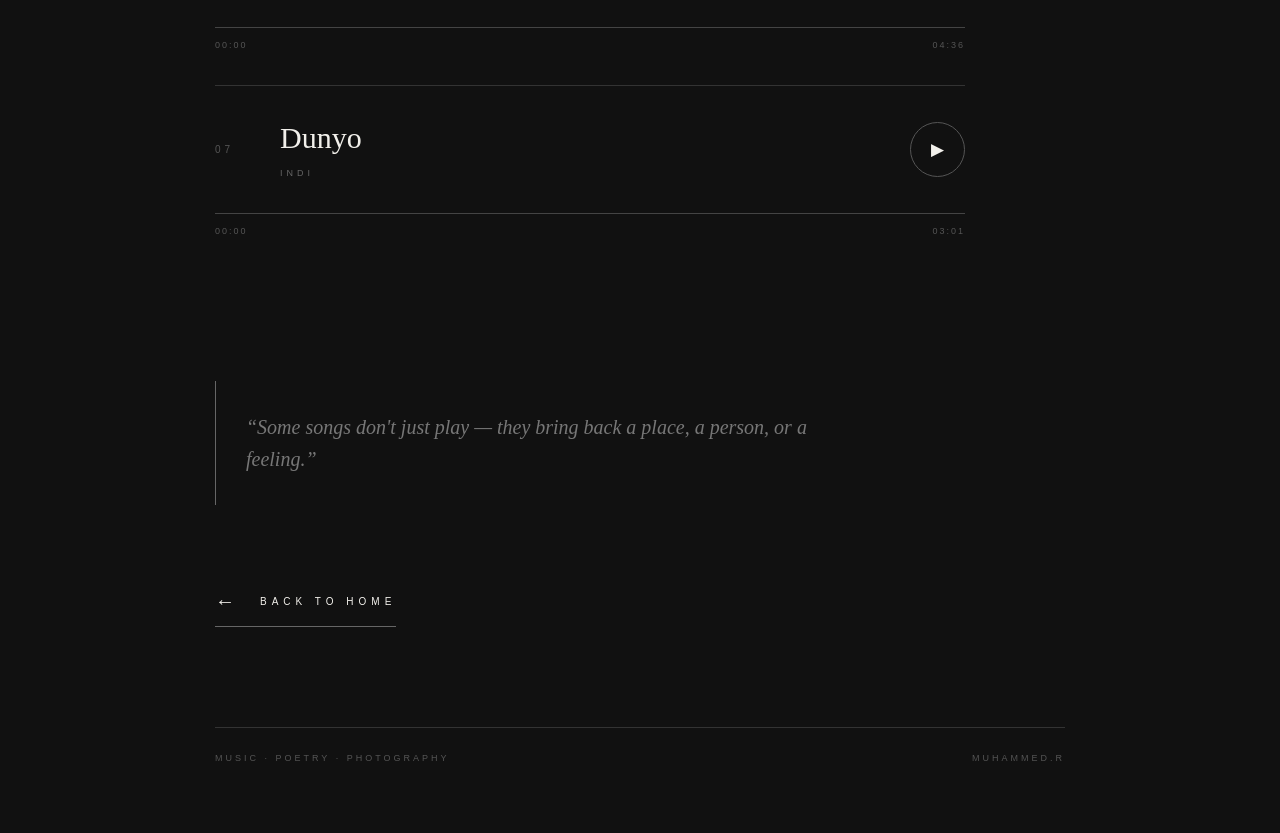
<file: music.html>
<!DOCTYPE html>
<html lang="en">

<head>

<meta charset="UTF-8">

<meta name="viewport"
content="width=device-width, initial-scale=1.0">

<title>Muhammed.R — Music</title>

<style>

* {
    box-sizing: border-box;
}

html {
    scroll-behavior: smooth;
}

body {
    margin: 0;
    background: #111111;
    color: #f2f0eb;
    font-family: Georgia, "Times New Roman", serif;
}

.page {
    min-height: 100vh;
    padding: 30px 25px 70px;
}


/* HEADER */

header {
    max-width: 850px;
    width: 100%;
    margin: 0 auto;

    padding-bottom: 25px;

    border-bottom: 1px solid #333333;

    display: flex;
    justify-content: space-between;
    align-items: center;

    font-family: Arial, sans-serif;
    font-size: 10px;
    letter-spacing: 4px;

    color: #777777;
}

header a {
    color: #777777;
    text-decoration: none;
}

header a:hover {
    color: #f2f0eb;
}


/* MAIN */

main {
    max-width: 850px;
    width: 100%;
    margin: 0 auto;

    padding: 90px 0 100px;
}


/* LABEL */

.label {
    font-family: Arial, sans-serif;

    font-size: 10px;

    letter-spacing: 5px;

    color: #666666;

    margin-bottom: 35px;
}


/* TITLE */

h1 {
    margin: 0;

    font-size: clamp(60px, 13vw, 130px);

    font-weight: normal;

    line-height: 0.9;

    letter-spacing: -5px;
}


/* INTRO */

.intro {
    max-width: 600px;

    margin-top: 35px;

    font-size: 22px;

    line-height: 1.5;

    color: #aaa7a1;
}


/* DIVIDER */

.divider {
    width: 100%;

    height: 1px;

    background: #333333;

    margin: 75px 0;
}


/* TRACK */

.track {
    max-width: 750px;

    padding: 35px 0;

    border-top: 1px solid #333333;
}

.track:last-of-type {
    border-bottom: 1px solid #333333;
}


/* TRACK TOP */

.track-top {
    display: flex;

    justify-content: space-between;

    align-items: center;
}


/* NUMBER */

.number {
    width: 40px;

    font-family: Arial, sans-serif;

    font-size: 10px;

    letter-spacing: 4px;

    color: #555555;
}


/* SONG */

.song {
    flex: 1;

    margin-left: 25px;
}


/* SONG TITLE */

.song-title {
    font-size: 30px;

    line-height: 1.15;

    color: #f2f0eb;
}


/* ARTIST */

.artist {
    margin-top: 12px;

    font-family: Arial, sans-serif;

    font-size: 9px;

    letter-spacing: 4px;

    color: #666666;
}


/* PLAY BUTTON */

.play {
    width: 55px;

    height: 55px;

    border: 1px solid #555555;

    border-radius: 50%;

    background: transparent;

    color: #f2f0eb;

    font-size: 17px;

    cursor: pointer;

    flex-shrink: 0;

    transition:
        background 0.3s ease,
        color 0.3s ease,
        border-color 0.3s ease;
}

.play:hover {
    background: #f2f0eb;

    color: #111111;

    border-color: #f2f0eb;
}


/* HIDDEN AUDIO */

audio {
    display: none;
}


/* PROGRESS */

.progress-area {
    margin-top: 35px;
}

.progress {
    width: 100%;

    height: 1px;

    background: #444444;

    position: relative;

    cursor: pointer;
}

.progress-fill {
    width: 0%;

    height: 100%;

    background: #f2f0eb;
}


/* TIME */

.time {
    display: flex;

    justify-content: space-between;

    margin-top: 12px;

    font-family: Arial, sans-serif;

    font-size: 9px;

    letter-spacing: 2px;

    color: #555555;
}


/* QUOTE */

.quote {
    max-width: 650px;

    margin-top: 110px;

    padding: 30px 0 30px 30px;

    border-left: 1px solid #666666;

    font-size: 20px;

    line-height: 1.6;

    font-style: italic;

    color: #777777;
}


/* BACK */

.back {
    display: inline-flex;

    align-items: center;

    gap: 20px;

    margin-top: 85px;

    padding-bottom: 13px;

    border-bottom: 1px solid #666666;

    color: #f2f0eb;

    text-decoration: none;

    font-family: Arial, sans-serif;

    font-size: 10px;

    letter-spacing: 5px;
}

.back span {
    font-size: 20px;

    transition: transform 0.3s ease;
}

.back:hover span {
    transform: translateX(-7px);
}


/* FOOTER */

footer {
    max-width: 850px;

    width: 100%;

    margin: 0 auto;

    padding-top: 25px;

    border-top: 1px solid #333333;

    display: flex;

    justify-content: space-between;

    font-family: Arial, sans-serif;

    font-size: 9px;

    letter-spacing: 3px;

    color: #555555;
}


/* MOBILE */

@media (max-width: 600px) {

    .page {
        padding:
            30px 25px 60px;
    }

    main {
        padding-top: 70px;
    }

    h1 {
        letter-spacing: -3px;
    }

    .intro {
        font-size: 20px;
    }

    .song {
        margin-left: 15px;
    }

    .song-title {
        font-size: 23px;
    }

    .play {
        width: 50px;

        height: 50px;
    }

    .quote {
        font-size: 18px;
    }

    footer {
        flex-direction: column;

        gap: 15px;
    }

}

</style>

</head>


<body>


<div class="page">


<header>

<a href="index.html">
MUHAMMED.R
</a>

<div>
MUSIC · 01 — 07
</div>

</header>


<main>


<div class="label">
SOUND · MEMORY · FEELING
</div>


<h1>
Music
</h1>


<div class="intro">

Some songs don't need an explanation.

<br>

They simply remember something for you.

</div>


<div class="divider"></div>


<!-- ========================= -->
<!-- SONG 01 -->
<!-- ========================= -->

<div class="track">

<div class="track-top">

<div class="number">
01
</div>

<div class="song">

<div class="song-title">
Xafa bo’ldi sevgi
</div>

<div class="artist">
MARKAZ
</div>

</div>

<button
class="play"
data-player="audio1">
▶
</button>

</div>


<audio
id="audio1"
preload="metadata">

<source
src="Markaz – Xafa bo’ldi sevgi .mp3"
type="audio/mpeg">

</audio>


<div class="progress-area">

<div
class="progress"
data-progress="progress1">

<div
class="progress-fill"
id="progress1">
</div>

</div>


<div class="time">

<span id="current1">
00:00
</span>

<span id="duration1">
00:00
</span>

</div>

</div>

</div>


<!-- ========================= -->
<!-- SONG 02 -->
<!-- ========================= -->

<div class="track">

<div class="track-top">

<div class="number">
02
</div>

<div class="song">

<div class="song-title">
Sevgilim
</div>

<div class="artist">
MARKAZ
</div>

</div>

<button
class="play"
data-player="audio2">
▶
</button>

</div>


<audio
id="audio2"
preload="metadata">

<source
src="Markaz – Sevgilim .mp3"
type="audio/mpeg">

</audio>


<div class="progress-area">

<div
class="progress"
data-progress="progress2">

<div
class="progress-fill"
id="progress2">
</div>

</div>


<div class="time">

<span id="current2">
00:00
</span>

<span id="duration2">
00:00
</span>

</div>

</div>

</div>


<!-- ========================= -->
<!-- SONG 03 -->
<!-- ========================= -->

<div class="track">

<div class="track-top">

<div class="number">
03
</div>

<div class="song">

<div class="song-title">
Sen Kechir
</div>

<div class="artist">
BOJALAR
</div>

</div>

<button
class="play"
data-player="audio3">
▶
</button>

</div>


<audio
id="audio3"
preload="metadata">

<source
src="Bojalar – Sen Kechir.mp3"
type="audio/mpeg">

</audio>


<div class="progress-area">

<div
class="progress"
data-progress="progress3">

<div
class="progress-fill"
id="progress3">
</div>

</div>


<div class="time">

<span id="current3">
00:00
</span>

<span id="duration3">
00:00
</span>

</div>

</div>

</div>


<!-- ========================= -->
<!-- SONG 04 -->
<!-- ========================= -->

<div class="track">

<div class="track-top">

<div class="number">
04
</div>

<div class="song">

<div class="song-title">
NAHOTKI SHU BO'LSA SEVGI?
</div>

<div class="artist">
ALISHER UZOQOV
</div>

</div>

<button
class="play"
data-player="audio4">
▶
</button>

</div>


<audio
id="audio4"
preload="metadata">

<source
src="alisher-nahotki-shu-bolsa-sevgi.mp3.mp3"
type="audio/mpeg">

</audio>


<div class="progress-area">

<div
class="progress"
data-progress="progress4">

<div
class="progress-fill"
id="progress4">
</div>

</div>


<div class="time">

<span id="current4">
00:00
</span>

<span id="duration4">
00:00
</span>

</div>

</div>

</div>


<!-- ========================= -->
<!-- SONG 05 -->
<!-- ========================= -->

<div class="track">

<div class="track-top">

<div class="number">
05
</div>

<div class="song">

<div class="song-title">
Muhabbat
</div>

<div class="artist">
BOJALAR
</div>

</div>

<button
class="play"
data-player="audio5">
▶
</button>

</div>


<audio
id="audio5"
preload="metadata">

<source
src="Bojalar – Muhabbat .mp3"
type="audio/mpeg">

</audio>


<div class="progress-area">

<div
class="progress"
data-progress="progress5">

<div
class="progress-fill"
id="progress5">
</div>

</div>


<div class="time">

<span id="current5">
00:00
</span>

<span id="duration5">
00:00
</span>

</div>

</div>

</div>


<!-- ========================= -->
<!-- SONG 06 -->
<!-- ========================= -->

<div class="track">

<div class="track-top">

<div class="number">
06
</div>

<div class="song">

<div class="song-title">
Jonimga tegma
</div>

<div class="artist">
MARKAZ GURUHI
</div>

</div>

<button
class="play"
data-player="audio6">
▶
</button>

</div>


<audio
id="audio6"
preload="metadata">

<source
src="Markaz guruhi – Jonimga tegma .mp3"
type="audio/mpeg">

</audio>


<div class="progress-area">

<div
class="progress"
data-progress="progress6">

<div
class="progress-fill"
id="progress6">
</div>

</div>


<div class="time">

<span id="current6">
00:00
</span>

<span id="duration6">
00:00
</span>

</div>

</div>

</div>


<!-- ========================= -->
<!-- SONG 07 -->
<!-- ========================= -->

<div class="track">

<div class="track-top">

<div class="number">
07
</div>

<div class="song">

<div class="song-title">
Dunyo
</div>

<div class="artist">
INDI
</div>

</div>

<button
class="play"
data-player="audio7">
▶
</button>

</div>


<audio
id="audio7"
preload="metadata">

<source
src="Indi – Dunyo.mp3"
type="audio/mpeg">

</audio>


<div class="progress-area">

<div
class="progress"
data-progress="progress7">

<div
class="progress-fill"
id="progress7">
</div>

</div>


<div class="time">

<span id="current7">
00:00
</span>

<span id="duration7">
00:00
</span>

</div>

</div>

</div>


<!-- QUOTE -->

<div class="quote">

“Some songs don't just play —
they bring back a place,
a person, or a feeling.”

</div>


<!-- BACK -->

<a
href="index.html"
class="back">

<span>←</span>

BACK TO HOME

</a>


</main>


<footer>

<div>
MUSIC · POETRY · PHOTOGRAPHY
</div>

<div>
MUHAMMED.R
</div>

</footer>


</div>


<script>


/* ========================= */
/* PLAYERS */
/* ========================= */

const players = [

    {
        audio:
            document.getElementById("audio1"),

        button:
            document.querySelector(
                '[data-player="audio1"]'
            ),

        progress:
            document.getElementById(
                "progress1"
            ),

        progressArea:
            document.querySelector(
                '[data-progress="progress1"]'
            ),

        current:
            document.getElementById(
                "current1"
            ),

        duration:
            document.getElementById(
                "duration1"
            )
    },


    {
        audio:
            document.getElementById("audio2"),

        button:
            document.querySelector(
                '[data-player="audio2"]'
            ),

        progress:
            document.getElementById(
                "progress2"
            ),

        progressArea:
            document.querySelector(
                '[data-progress="progress2"]'
            ),

        current:
            document.getElementById(
                "current2"
            ),

        duration:
            document.getElementById(
                "duration2"
            )
    },


    {
        audio:
            document.getElementById("audio3"),

        button:
            document.querySelector(
                '[data-player="audio3"]'
            ),

        progress:
            document.getElementById(
                "progress3"
            ),

        progressArea:
            document.querySelector(
                '[data-progress="progress3"]'
            ),

        current:
            document.getElementById(
                "current3"
            ),

        duration:
            document.getElementById(
                "duration3"
            )
    },


    {
        audio:
            document.getElementById("audio4"),

        button:
            document.querySelector(
                '[data-player="audio4"]'
            ),

        progress:
            document.getElementById(
                "progress4"
            ),

        progressArea:
            document.querySelector(
                '[data-progress="progress4"]'
            ),

        current:
            document.getElementById(
                "current4"
            ),

        duration:
            document.getElementById(
                "duration4"
            )
    },


    {
        audio:
            document.getElementById("audio5"),

        button:
            document.querySelector(
                '[data-player="audio5"]'
            ),

        progress:
            document.getElementById(
                "progress5"
            ),

        progressArea:
            document.querySelector(
                '[data-progress="progress5"]'
            ),

        current:
            document.getElementById(
                "current5"
            ),

        duration:
            document.getElementById(
                "duration5"
            )
    },


    {
        audio:
            document.getElementById("audio6"),

        button:
            document.querySelector(
                '[data-player="audio6"]'
            ),

        progress:
            document.getElementById(
                "progress6"
            ),

        progressArea:
            document.querySelector(
                '[data-progress="progress6"]'
            ),

        current:
            document.getElementById(
                "current6"
            ),

        duration:
            document.getElementById(
                "duration6"
            )
    },


    {
        audio:
            document.getElementById("audio7"),

        button:
            document.querySelector(
                '[data-player="audio7"]'
            ),

        progress:
            document.getElementById(
                "progress7"
            ),

        progressArea:
            document.querySelector(
                '[data-progress="progress7"]'
            ),

        current:
            document.getElementById(
                "current7"
            ),

        duration:
            document.getElementById(
                "duration7"
            )
    }

];


/* ========================= */
/* FORMAT TIME */
/* ========================= */

function formatTime(seconds) {

    if (!Number.isFinite(seconds)) {

        return "00:00";

    }


    const minutes =
        Math.floor(
            seconds / 60
        );


    const secs =
        Math.floor(
            seconds % 60
        );


    return (

        String(minutes)
            .padStart(2, "0")

        +

        ":"

        +

        String(secs)
            .padStart(2, "0")

    );

}


/* ========================= */
/* STOP OTHER PLAYERS */
/* ========================= */

function stopOtherPlayers(
    currentAudio
) {

    players.forEach(
        function(player) {

            if (
                player.audio !==
                currentAudio
            ) {

                player.audio.pause();

                player.button.textContent =
                    "▶";

            }

        }
    );

}


/* ========================= */
/* PLAYER EVENTS */
/* ========================= */

players.forEach(
    function(player) {


        /* PLAY / PAUSE */

        player.button.addEventListener(
            "click",
            function() {

                if (
                    player.audio.paused
                ) {

                    stopOtherPlayers(
                        player.audio
                    );

                    player.audio.play();

                } else {

                    player.audio.pause();

                }

            }
        );


        /* PLAY */

        player.audio.addEventListener(
            "play",
            function() {

                player.button.textContent =
                    "Ⅱ";

            }
        );


        /* PAUSE */

        player.audio.addEventListener(
            "pause",
            function() {

                player.button.textContent =
                    "▶";

            }
        );


        /* METADATA */

        player.audio.addEventListener(
            "loadedmetadata",
            function() {

                player.duration.textContent =
                    formatTime(
                        player.audio.duration
                    );

            }
        );


        /* PROGRESS */

        player.audio.addEventListener(
            "timeupdate",
            function() {

                if (
                    player.audio.duration
                ) {

                    const percent =
                        (
                            player.audio.currentTime /
                            player.audio.duration
                        ) * 100;


                    player.progress.style.width =
                        percent + "%";

                }


                player.current.textContent =
                    formatTime(
                        player.audio.currentTime
                    );

            }
        );


        /* CLICK ON PROGRESS */

        player.progressArea.addEventListener(
            "click",
            function(event) {

                if (
                    !player.audio.duration
                ) {

                    return;

                }


                const rect =
                    player.progressArea
                        .getBoundingClientRect();


                const position =
                    (
                        event.clientX -
                        rect.left
                    ) / rect.width;


                player.audio.currentTime =
                    position *
                    player.audio.duration;

            }
        );


        /* END */

        player.audio.addEventListener(
            "ended",
            function() {

                player.button.textContent =
                    "▶";

                player.progress.style.width =
                    "0%";

                player.current.textContent =
                    "00:00";

            }
        );

    }
);

</script>


</body>

</html>
</file>
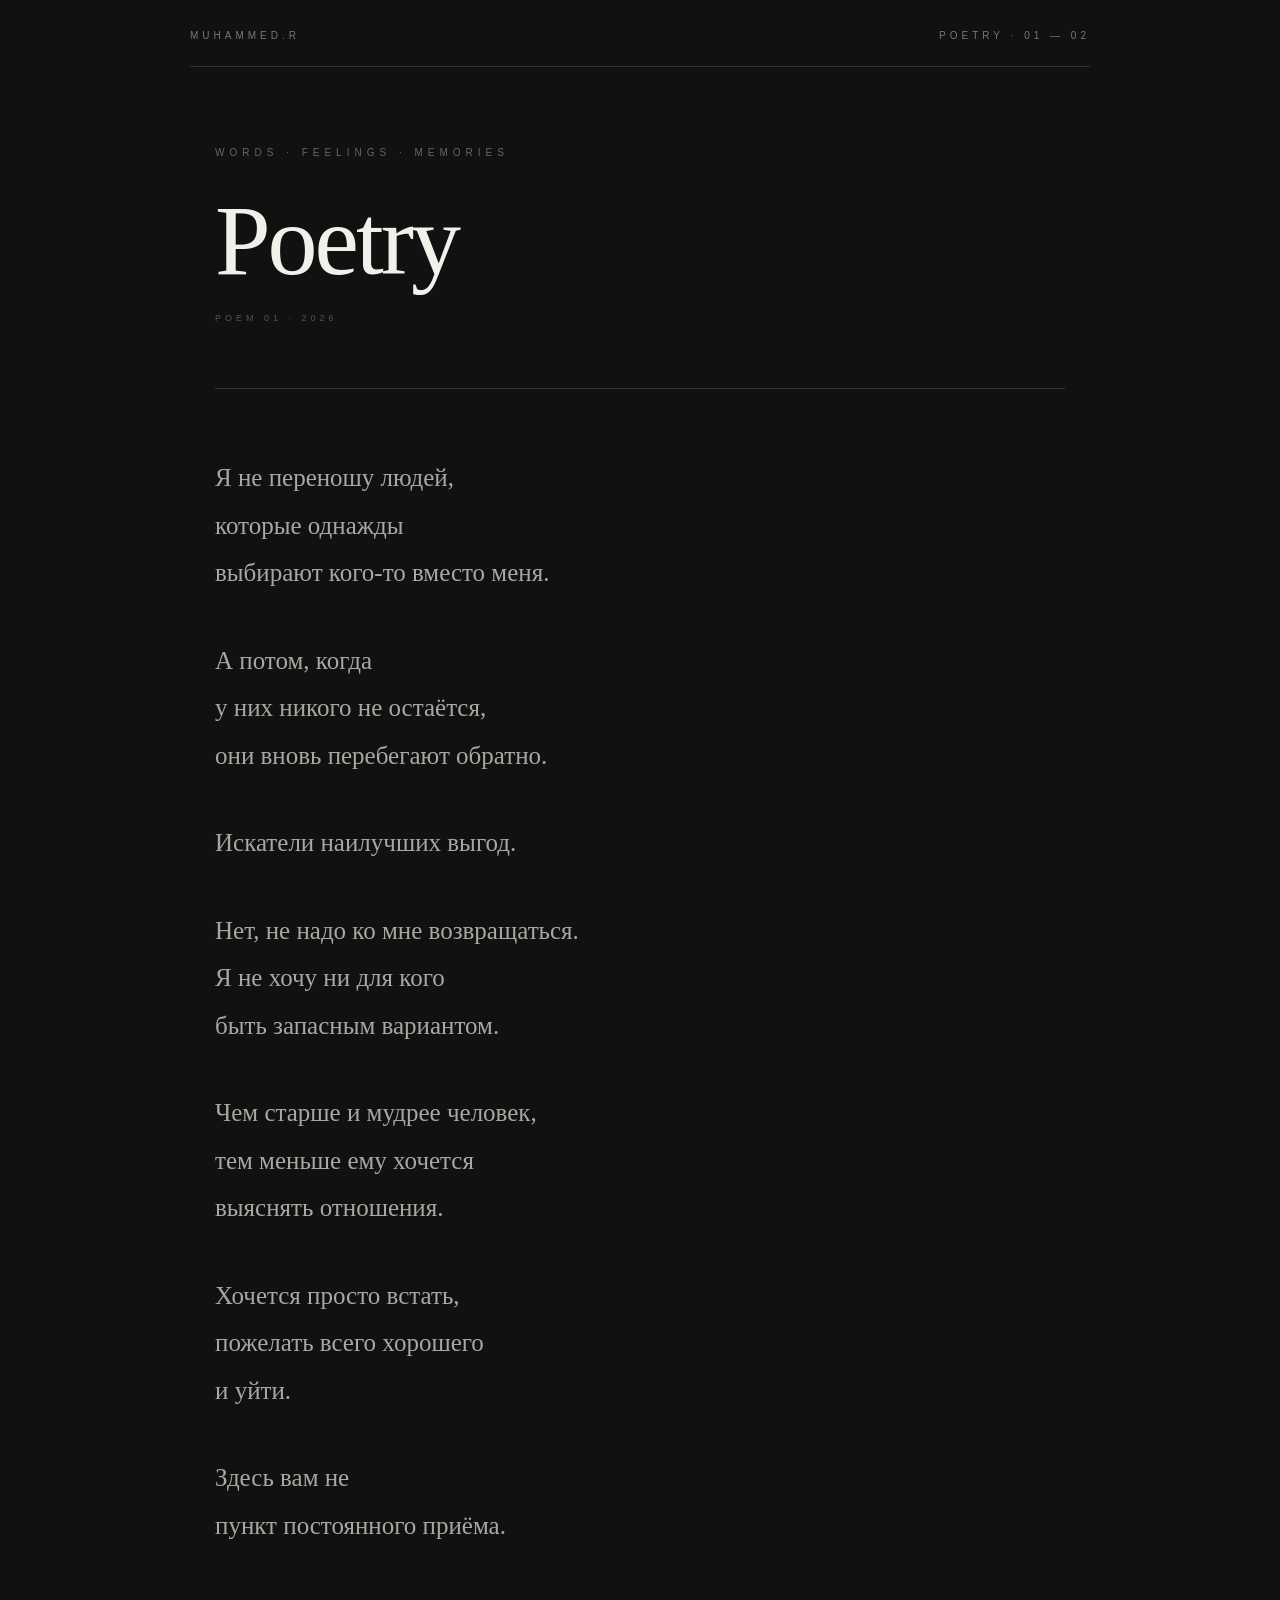
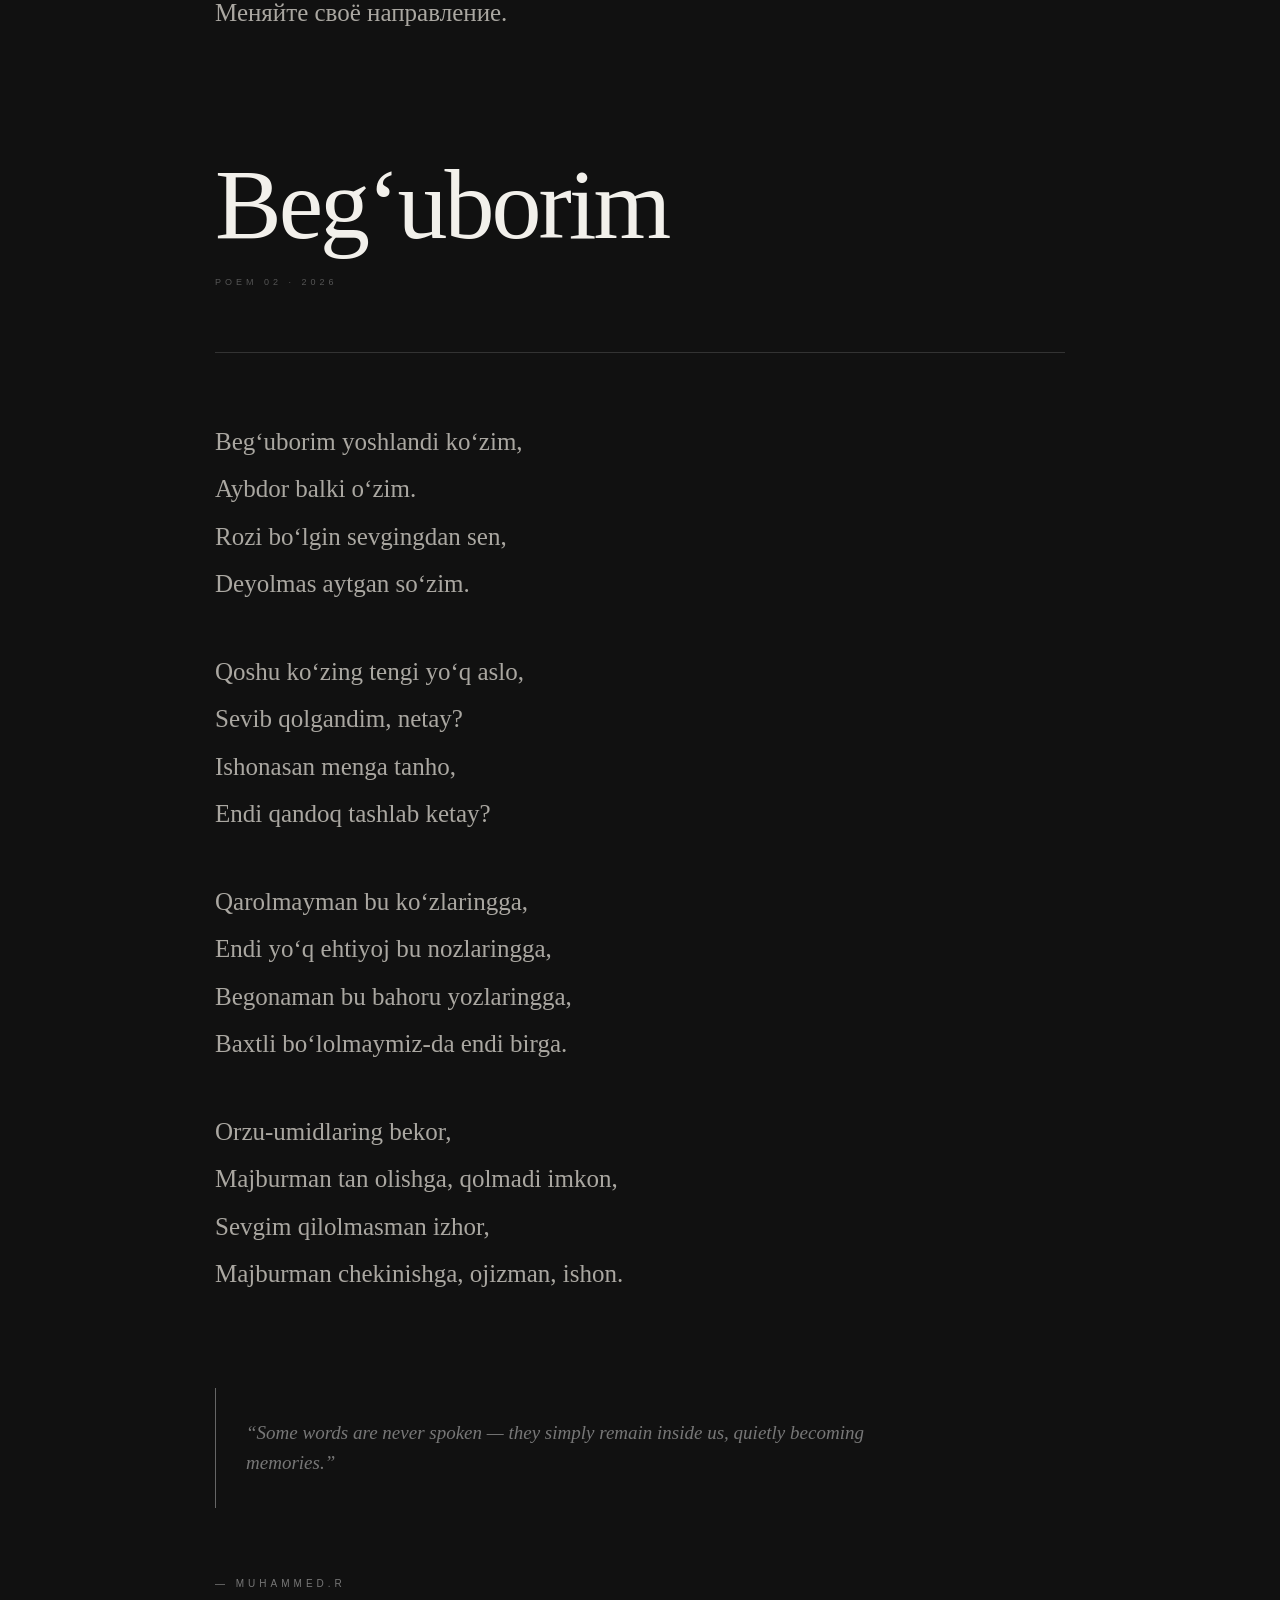
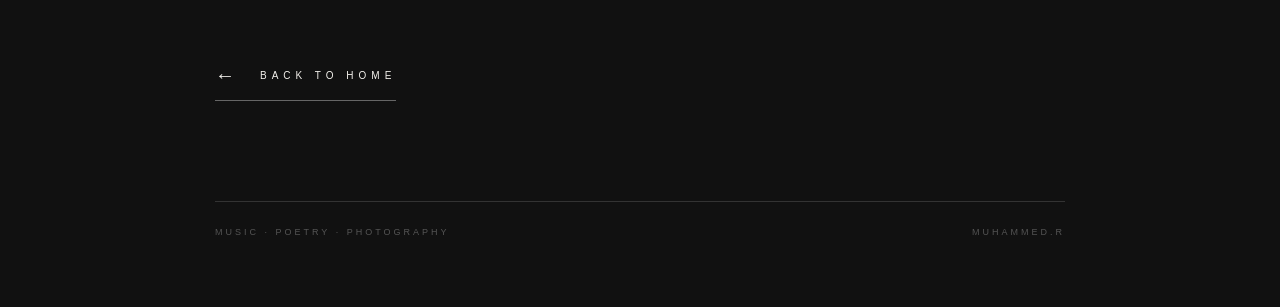
<file: poetry.html>
<!DOCTYPE html>
<html lang="ru">

<head>

<meta charset="UTF-8">

<meta name="viewport"
content="width=device-width, initial-scale=1.0">

<title>Muhammed.R — Poetry</title>

<style>

* {
    box-sizing: border-box;
}

html {
    scroll-behavior: smooth;
}

body {
    margin: 0;
    background: #111111;
    color: #f2f0eb;
    font-family: Georgia, "Times New Roman", serif;
}

.page {
    min-height: 100vh;
    padding: 30px 25px 70px;
}


/* HEADER */

header {
    max-width: 900px;
    width: 100%;
    margin: 0 auto;

    padding-bottom: 25px;

    border-bottom: 1px solid #333333;

    display: flex;
    justify-content: space-between;
    align-items: center;

    font-family: Arial, sans-serif;
    font-size: 10px;
    letter-spacing: 4px;

    color: #777777;
}

header a {
    color: #777777;
    text-decoration: none;
}

header a:hover {
    color: #f2f0eb;
}


/* MAIN */

main {
    max-width: 850px;
    width: 100%;
    margin: 0 auto;

    padding: 80px 0 100px;
}


/* TOP */

.top {
    font-family: Arial, sans-serif;
    font-size: 10px;
    letter-spacing: 5px;
    color: #666666;

    margin-bottom: 35px;
}


/* TITLE */

h1 {
    margin: 0;

    font-size: clamp(48px, 10vw, 100px);

    font-weight: normal;

    line-height: 0.95;

    letter-spacing: -3px;
}


/* META */

.meta {
    margin-top: 25px;

    font-family: Arial, sans-serif;

    font-size: 9px;

    letter-spacing: 4px;

    color: #555555;
}


/* LINE */

.line {
    width: 100%;
    height: 1px;

    background: #333333;

    margin: 65px 0;
}


/* POEM */

.poem {
    max-width: 720px;

    font-size: clamp(19px, 3vw, 25px);

    line-height: 1.9;

    color: #aaa7a1;
}

.poem p {
    margin: 0 0 40px;
}


/* SECOND POEM */

.second-poem {
    margin-top: 120px;
}


/* QUOTE */

.quote {
    max-width: 650px;

    margin-top: 90px;

    padding: 30px 0 30px 30px;

    border-left: 1px solid #666666;

    font-size: 19px;

    line-height: 1.6;

    font-style: italic;

    color: #777777;
}


/* SIGNATURE */

.signature {
    margin-top: 70px;

    font-family: Arial, sans-serif;

    font-size: 10px;

    letter-spacing: 4px;

    color: #777777;
}


/* BACK */

.back {
    display: inline-flex;

    align-items: center;

    gap: 20px;

    margin-top: 75px;

    padding-bottom: 13px;

    border-bottom: 1px solid #666666;

    color: #f2f0eb;

    text-decoration: none;

    font-family: Arial, sans-serif;

    font-size: 10px;

    letter-spacing: 5px;
}

.back span {
    font-size: 20px;

    transition:
        transform 0.3s ease;
}

.back:hover span {
    transform:
        translateX(-7px);
}


/* FOOTER */

footer {
    max-width: 850px;

    width: 100%;

    margin: 0 auto;

    padding-top: 25px;

    border-top: 1px solid #333333;

    display: flex;

    justify-content: space-between;

    font-family: Arial, sans-serif;

    font-size: 9px;

    letter-spacing: 3px;

    color: #555555;
}


/* MOBILE */

@media (max-width: 600px) {

    .page {
        padding:
            30px 25px 60px;
    }

    main {
        padding-top: 65px;
    }

    h1 {
        letter-spacing: -2px;
    }

    .poem {
        font-size: 20px;
        line-height: 1.85;
    }

    .second-poem {
        margin-top: 90px;
    }

    .quote {
        font-size: 18px;
    }

    footer {
        flex-direction: column;
        gap: 15px;
    }

}

</style>

</head>


<body>


<div class="page">


<header>

<a href="index.html">
MUHAMMED.R
</a>

<div>
POETRY · 01 — 02
</div>

</header>


<main>


<div class="top">
WORDS · FEELINGS · MEMORIES
</div>


<!-- ========================= -->
<!-- POEM 01 -->
<!-- ========================= -->


<h1>
Poetry
</h1>


<div class="meta">
POEM 01 · 2026
</div>


<div class="line"></div>


<div class="poem">


<p>
Я не переношу людей,<br>
которые однажды<br>
выбирают кого-то вместо меня.
</p>


<p>
А потом, когда<br>
у них никого не остаётся,<br>
они вновь перебегают обратно.
</p>


<p>
Искатели наилучших выгод.
</p>


<p>
Нет, не надо ко мне возвращаться.<br>
Я не хочу ни для кого<br>
быть запасным вариантом.
</p>


<p>
Чем старше и мудрее человек,<br>
тем меньше ему хочется<br>
выяснять отношения.
</p>


<p>
Хочется просто встать,<br>
пожелать всего хорошего<br>
и уйти.
</p>


<p>
Здесь вам не<br>
пункт постоянного приёма.
</p>


<p>
Меняйте своё направление.
</p>


</div>


<!-- ========================= -->
<!-- POEM 02 -->
<!-- ========================= -->


<section class="second-poem">


<h1>
Beg‘uborim
</h1>


<div class="meta">
POEM 02 · 2026
</div>


<div class="line"></div>


<div class="poem">


<p>
Beg‘uborim yoshlandi ko‘zim,<br>
Aybdor balki o‘zim.<br>
Rozi bo‘lgin sevgingdan sen,<br>
Deyolmas aytgan so‘zim.
</p>


<p>
Qoshu ko‘zing tengi yo‘q aslo,<br>
Sevib qolgandim, netay?<br>
Ishonasan menga tanho,<br>
Endi qandoq tashlab ketay?
</p>


<p>
Qarolmayman bu ko‘zlaringga,<br>
Endi yo‘q ehtiyoj bu nozlaringga,<br>
Begonaman bu bahoru yozlaringga,<br>
Baxtli bo‘lolmaymiz-da endi birga.
</p>


<p>
Orzu-umidlaring bekor,<br>
Majburman tan olishga, qolmadi imkon,<br>
Sevgim qilolmasman izhor,<br>
Majburman chekinishga, ojizman, ishon.
</p>


</div>


<div class="quote">

“Some words are never spoken —
they simply remain inside us,
quietly becoming memories.”

</div>


</section>


<div class="signature">

— MUHAMMED.R

</div>


<a
href="index.html"
class="back"
>

<span>←</span>

BACK TO HOME

</a>


</main>


<footer>

<div>
MUSIC · POETRY · PHOTOGRAPHY
</div>

<div>
MUHAMMED.R
</div>

</footer>


</div>


</body>

</html>
</file>
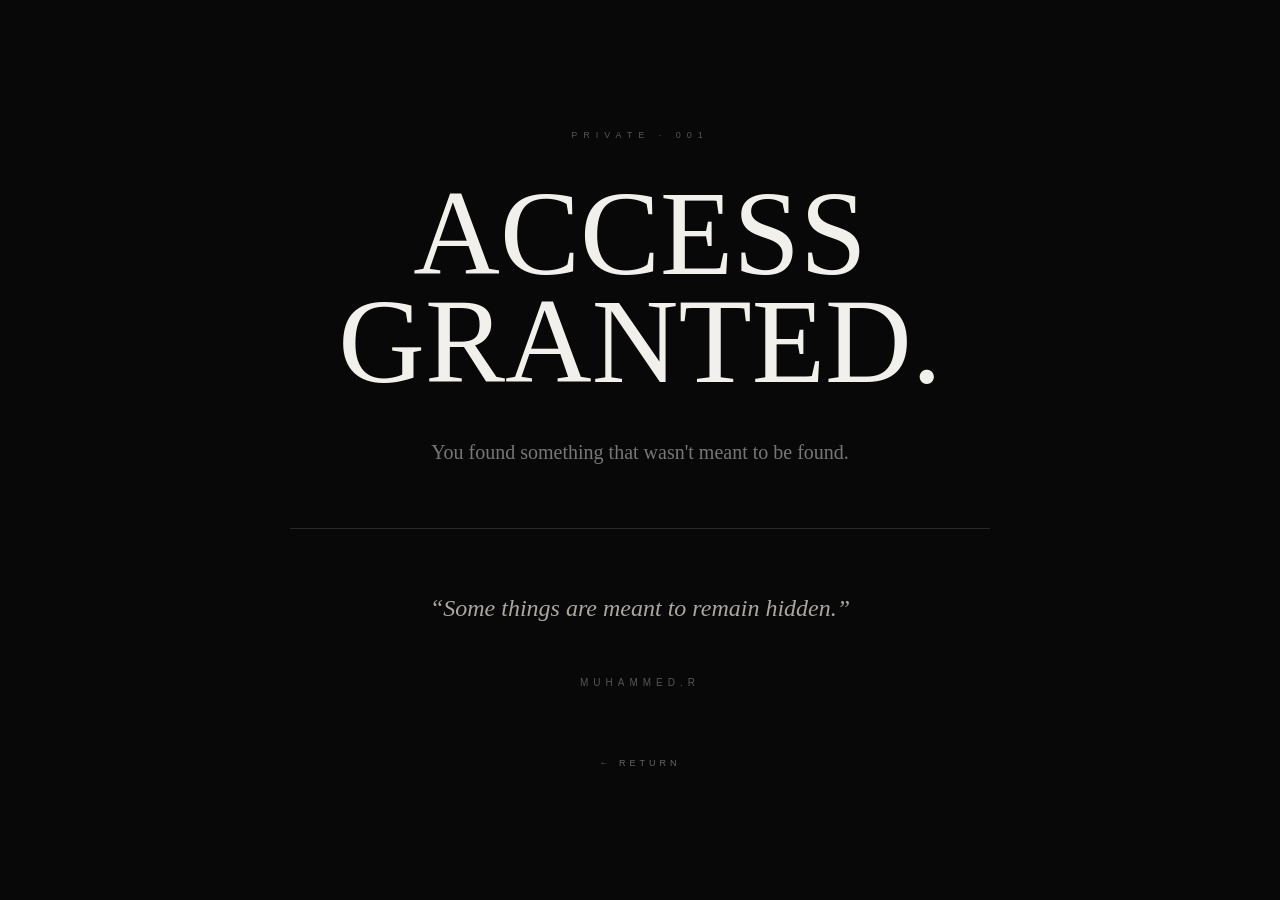
<file: secret.html>
<!DOCTYPE html>
<html lang="en">

<head>

<meta charset="UTF-8">

<meta name="viewport"
content="width=device-width, initial-scale=1.0">

<title>Muhammed.R — Secret</title>

<style>

* {
    box-sizing: border-box;
}

body {
    margin: 0;
    background: #080808;
    color: #f2f0eb;
    font-family: Georgia, "Times New Roman", serif;

    transition: opacity 0.7s ease;
}

body.leaving {
    opacity: 0;
}

.page {
    min-height: 100vh;

    display: flex;
    align-items: center;
    justify-content: center;

    padding: 30px;
}

.secret {
    width: 100%;
    max-width: 700px;

    text-align: center;
}

.label {
    font-family: Arial, sans-serif;

    font-size: 9px;
    letter-spacing: 6px;

    color: #555555;

    margin-bottom: 40px;
}

h1 {
    font-size:
        clamp(55px, 12vw, 120px);

    font-weight: normal;

    line-height: 0.9;

    margin: 0;
}

.message {
    margin-top: 40px;

    font-size: 20px;

    line-height: 1.6;

    color: #777777;
}

.line {
    width: 100%;
    height: 1px;

    background: #292929;

    margin: 60px 0;
}

.quote {
    font-size: 24px;

    font-style: italic;

    line-height: 1.6;

    color: #aaa7a1;
}

.signature {
    margin-top: 50px;

    font-family: Arial, sans-serif;

    font-size: 10px;

    letter-spacing: 5px;

    color: #555555;
}

.back {
    display: inline-block;

    margin-top: 70px;

    color: #666666;

    text-decoration: none;

    font-family: Arial, sans-serif;

    font-size: 9px;

    letter-spacing: 4px;

    transition: color 0.3s ease;
}

.back:hover {
    color: #ffffff;
}

</style>

</head>


<body>


<div class="page">


<div class="secret">


<div class="label">
PRIVATE · 001
</div>


<h1>
ACCESS<br>
GRANTED.
</h1>


<div class="message">

You found something
that wasn't meant to be found.

</div>


<div class="line"></div>


<div class="quote">

“Some things are meant
to remain hidden.”

</div>


<div class="signature">

MUHAMMED.R

</div>


<a
href="index.html"
class="back"
>
← RETURN
</a>


</div>


</div>


<script>

let secretCode = "";

const secretWord = "RAXMONOV";

document.addEventListener(
    "keydown",
    function(event) {

        const key =
            event.key.toUpperCase();

        if (
            key.length === 1 &&
            key.match(/[A-Z]/)
        ) {

            secretCode += key;

            if (
                secretCode.length >
                secretWord.length
            ) {

                secretCode =
                    secretCode.slice(
                        -secretWord.length
                    );

            }

            if (
                secretCode ===
                secretWord
            ) {

                document.body.classList.add(
                    "leaving"
                );

                setTimeout(
                    function() {

                        window.location.href =
                            "secret2.html";

                    },
                    700
                );

            }

        }

    }
);

</script>


</body>

</html>
</file>
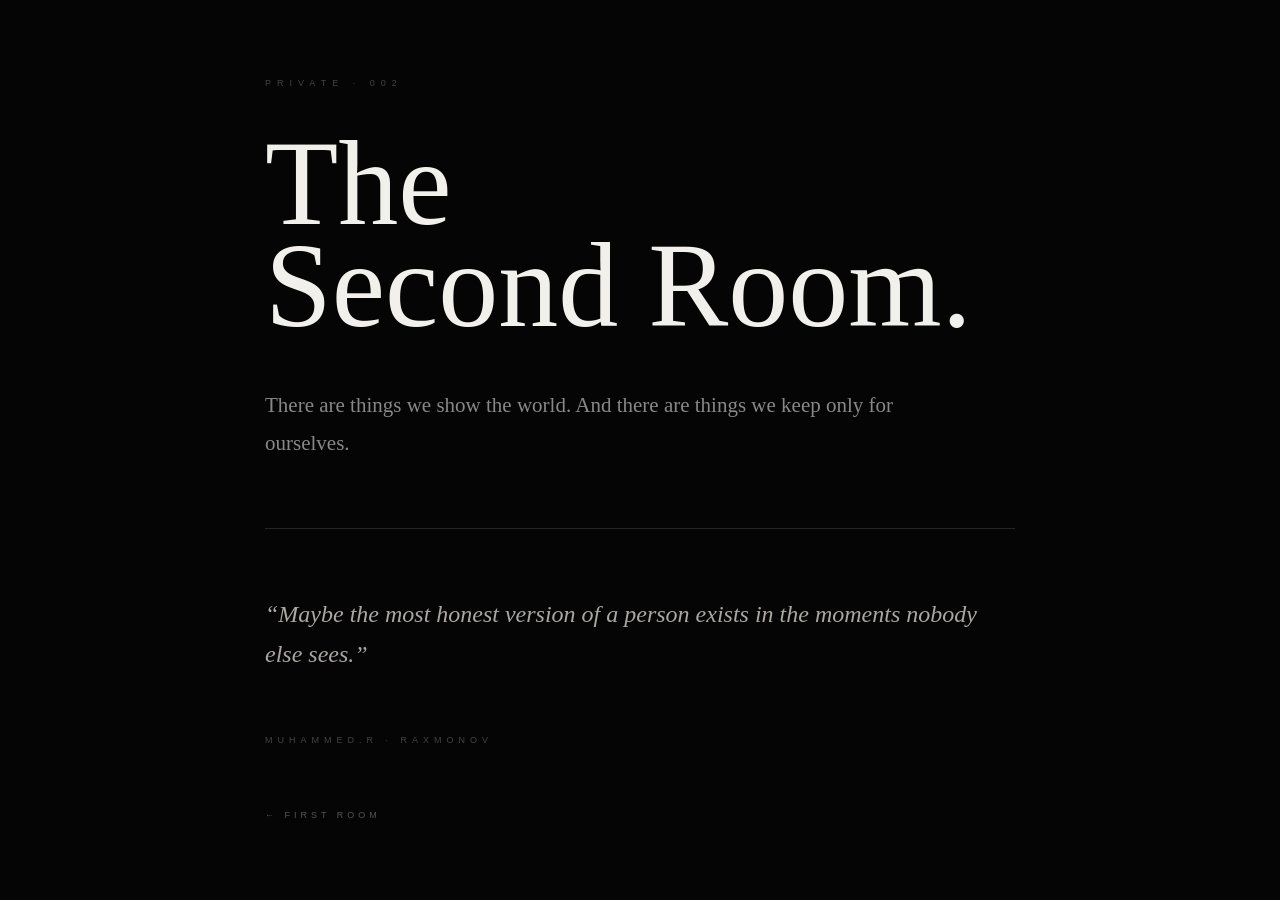
<file: secret2.html>
<!DOCTYPE html>
<html lang="en">

<head>

<meta charset="UTF-8">

<meta name="viewport"
content="width=device-width, initial-scale=1.0">

<title>Muhammed.R — Second Room</title>

<style>

* {
    box-sizing: border-box;
}

body {
    margin: 0;
    background: #050505;
    color: #f2f0eb;
    font-family: Georgia, "Times New Roman", serif;
}

.page {
    min-height: 100vh;

    display: flex;
    align-items: center;
    justify-content: center;

    padding: 30px;
}

.room {
    width: 100%;
    max-width: 750px;
}

.label {
    font-family: Arial, sans-serif;

    font-size: 9px;
    letter-spacing: 6px;

    color: #444444;

    margin-bottom: 45px;
}

h1 {
    font-size:
        clamp(55px, 12vw, 120px);

    font-weight: normal;

    line-height: 0.85;

    margin: 0;
}

.text {
    max-width: 650px;

    margin-top: 50px;

    font-size: 21px;

    line-height: 1.8;

    color: #888888;
}

.line {
    height: 1px;

    background: #252525;

    margin: 65px 0;
}

.secret {
    font-size: 24px;

    line-height: 1.7;

    font-style: italic;

    color: #aaa7a1;
}

.number {
    margin-top: 60px;

    font-family: Arial, sans-serif;

    font-size: 9px;

    letter-spacing: 5px;

    color: #444444;
}

.back {
    display: inline-block;

    margin-top: 65px;

    color: #555555;

    text-decoration: none;

    font-family: Arial, sans-serif;

    font-size: 9px;

    letter-spacing: 4px;
}

.back:hover {
    color: #ffffff;
}

</style>

</head>


<body>


<div class="page">


<div class="room">


<div class="label">
PRIVATE · 002
</div>


<h1>
The<br>
Second Room.
</h1>


<div class="text">

There are things we show
the world.

And there are things we keep
only for ourselves.

</div>


<div class="line"></div>


<div class="secret">

“Maybe the most honest version
of a person exists in the moments
nobody else sees.”

</div>


<div class="number">
MUHAMMED.R · RAXMONOV
</div>


<a
href="secret.html"
class="back"
>
← FIRST ROOM
</a>


</div>


</div>


</body>

</html>
</file>
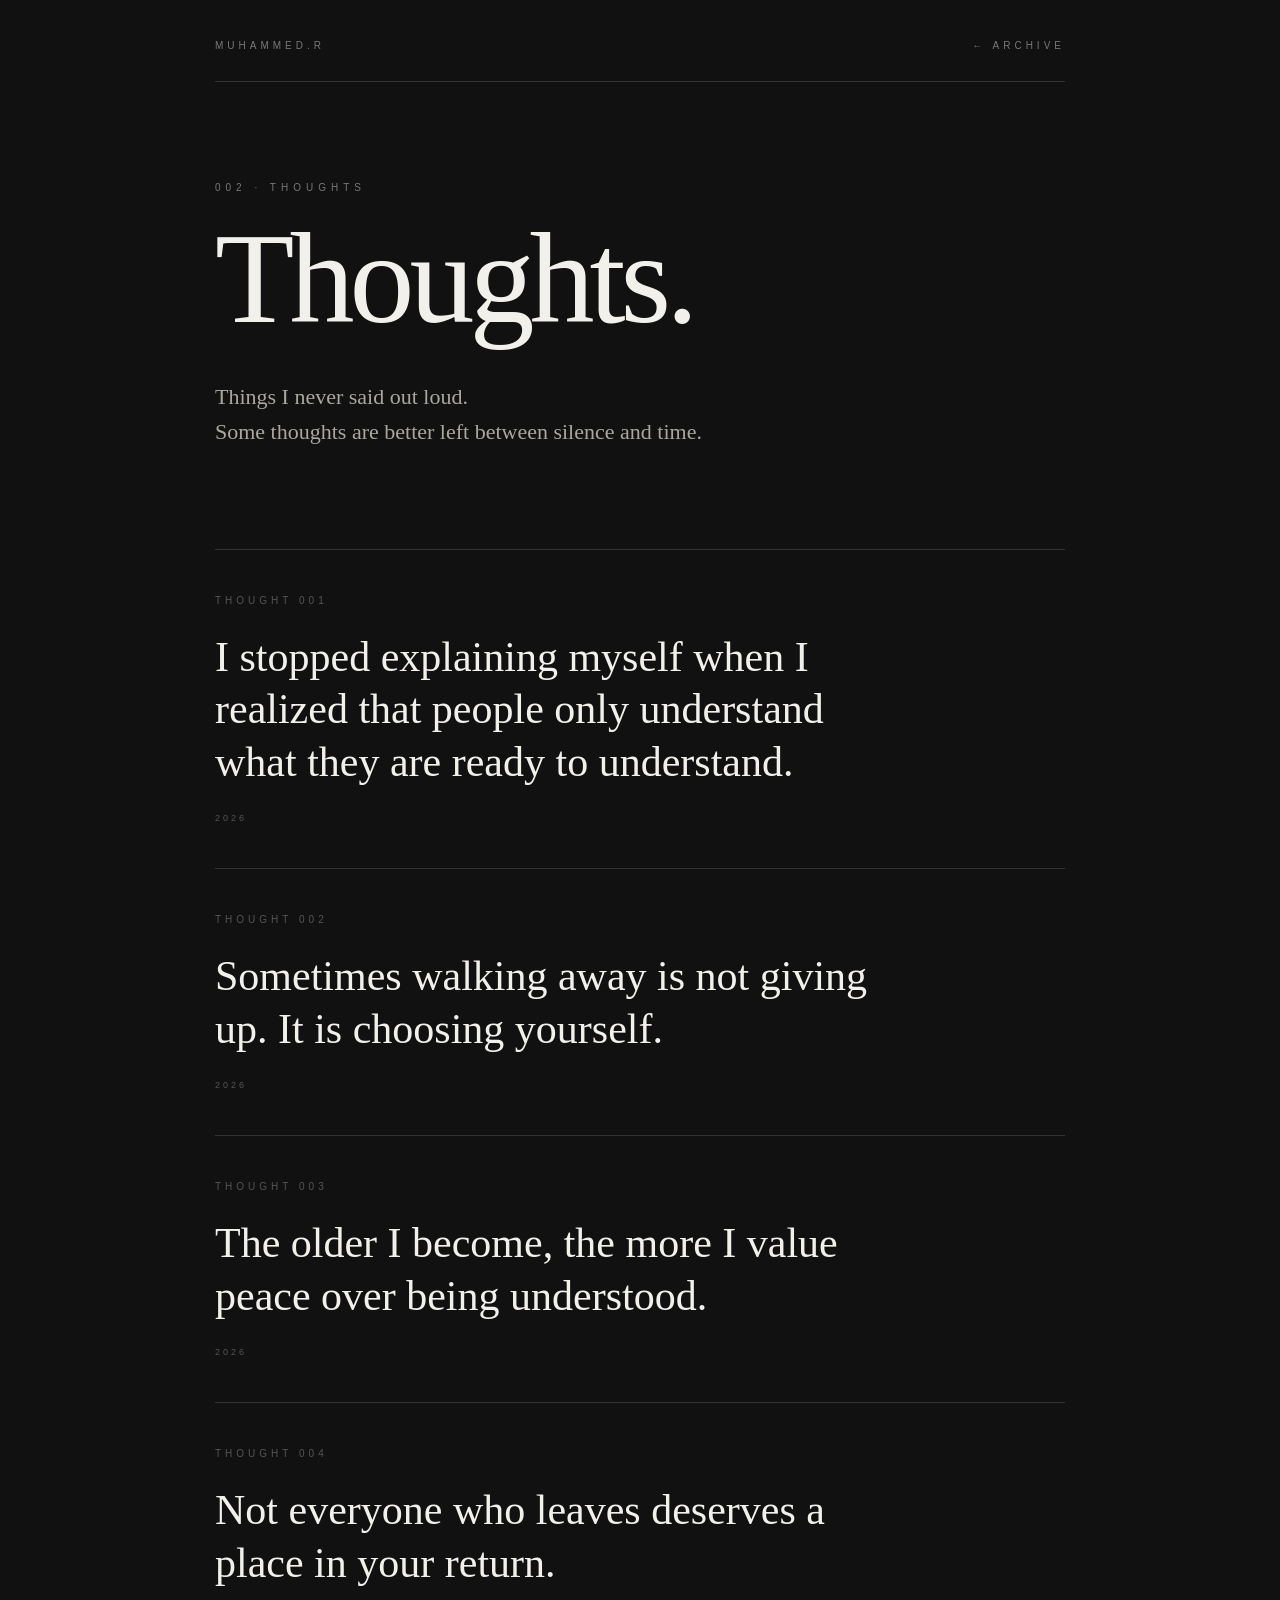
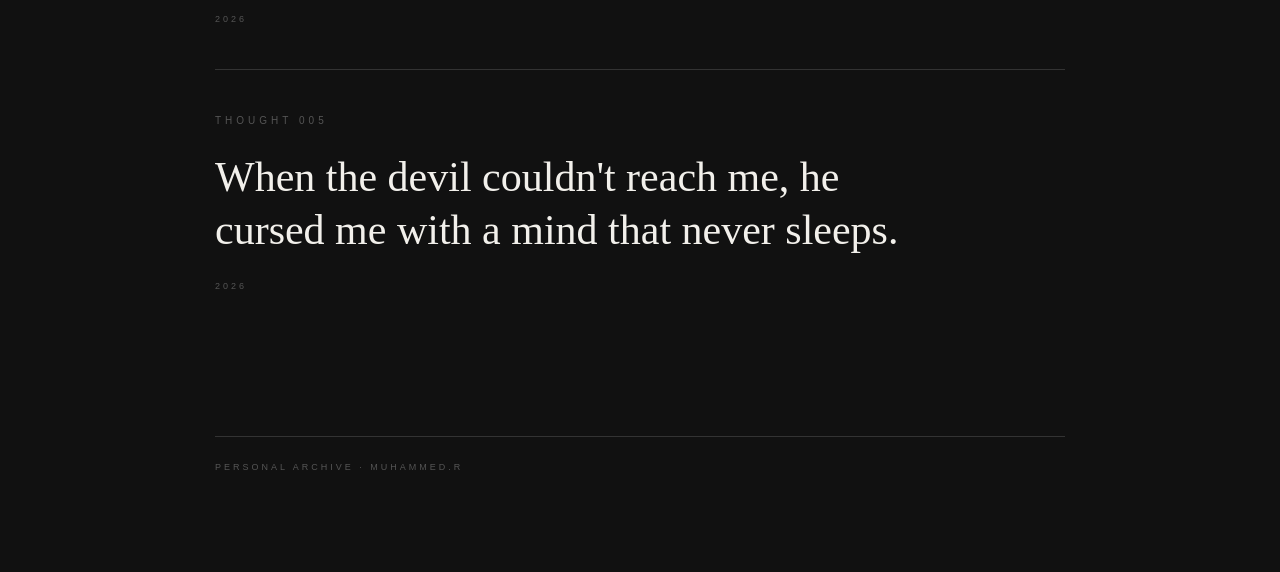
<file: thoughts.html>
<!DOCTYPE html>
<html lang="en">

<head>

<meta charset="UTF-8">

<meta name="viewport"
content="width=device-width, initial-scale=1.0">

<title>Muhammed.R — Thoughts</title>

<style>

* {
    box-sizing: border-box;
}

body {
    margin: 0;

    background: #111111;

    color: #f2f0eb;

    font-family:
        Georgia,
        "Times New Roman",
        serif;
}

.page {
    max-width: 900px;

    margin: auto;

    padding:
        40px 25px 100px;
}


/* HEADER */

header {
    display: flex;

    justify-content:
        space-between;

    padding-bottom: 30px;

    border-bottom:
        1px solid #333333;

    font-family:
        Arial,
        sans-serif;

    font-size: 10px;

    letter-spacing: 4px;

    color: #777777;
}

a {
    color: #777777;

    text-decoration: none;

    transition:
        color 0.3s ease;
}

a:hover {
    color: #f2f0eb;
}


/* MAIN */

main {
    padding-top: 100px;
}


/* LABEL */

.label {
    font-family:
        Arial,
        sans-serif;

    font-size: 10px;

    letter-spacing: 5px;

    color: #777777;

    margin-bottom: 30px;
}


/* TITLE */

h1 {
    font-size:
        clamp(
            65px,
            13vw,
            130px
        );

    font-weight: normal;

    line-height: .85;

    margin: 0;

    letter-spacing: -5px;
}


/* INTRO */

.intro {
    margin-top: 45px;

    max-width: 600px;

    font-size: 22px;

    line-height: 1.6;

    color: #aaa7a1;
}


/* THOUGHTS */

.thoughts {
    margin-top: 100px;
}


/* THOUGHT */

.thought {
    border-top:
        1px solid #333333;

    padding:
        45px 0;
}


/* NUMBER */

.number {
    font-family:
        Arial,
        sans-serif;

    font-size: 10px;

    letter-spacing: 4px;

    color: #555555;

    margin-bottom: 25px;
}


/* TEXT */

.thought p {
    margin: 0;

    max-width: 700px;

    font-size:
        clamp(
            25px,
            4vw,
            42px
        );

    line-height: 1.25;
}


/* DATE */

.date {
    margin-top: 25px;

    font-family:
        Arial,
        sans-serif;

    font-size: 9px;

    letter-spacing: 3px;

    color: #555555;
}


/* FOOTER */

footer {
    margin-top: 100px;

    padding-top: 25px;

    border-top:
        1px solid #333333;

    font-family:
        Arial,
        sans-serif;

    font-size: 9px;

    letter-spacing: 3px;

    color: #555555;
}


/* MOBILE */

@media (max-width: 600px) {

    .page {
        padding:
            30px 25px 80px;
    }

    main {
        padding-top:
            75px;
    }

    h1 {
        letter-spacing:
            -4px;
    }

    .intro {
        font-size:
            20px;
    }

    .thought {
        padding:
            40px 0;
    }

    .thought p {
        font-size:
            27px;

        line-height:
            1.3;
    }

}

</style>

</head>


<body>


<div class="page">


<header>

<div>
MUHAMMED.R
</div>

<a href="archive.html">
← ARCHIVE
</a>

</header>


<main>


<div class="label">
002 · THOUGHTS
</div>


<h1>
Thoughts.
</h1>


<div class="intro">

Things I never said out loud.

<br>

Some thoughts are better left
between silence and time.

</div>


<div class="thoughts">


<!-- THOUGHT 001 -->

<div class="thought">

<div class="number">
THOUGHT 001
</div>

<p>

I stopped explaining myself
when I realized that people
only understand what they
are ready to understand.

</p>

<div class="date">
2026
</div>

</div>


<!-- THOUGHT 002 -->

<div class="thought">

<div class="number">
THOUGHT 002
</div>

<p>

Sometimes walking away
is not giving up.
It is choosing yourself.

</p>

<div class="date">
2026
</div>

</div>


<!-- THOUGHT 003 -->

<div class="thought">

<div class="number">
THOUGHT 003
</div>

<p>

The older I become,
the more I value peace
over being understood.

</p>

<div class="date">
2026
</div>

</div>


<!-- THOUGHT 004 -->

<div class="thought">

<div class="number">
THOUGHT 004
</div>

<p>

Not everyone who leaves
deserves a place in your
return.

</p>

<div class="date">
2026
</div>

</div>


<!-- THOUGHT 005 -->

<div class="thought">

<div class="number">
THOUGHT 005
</div>

<p>

When the devil couldn't reach me,
he cursed me with a mind
that never sleeps.

</p>

<div class="date">
2026
</div>

</div>


</div>


</main>


<footer>

PERSONAL ARCHIVE · MUHAMMED.R

</footer>


</div>


</body>

</html>
</file>
